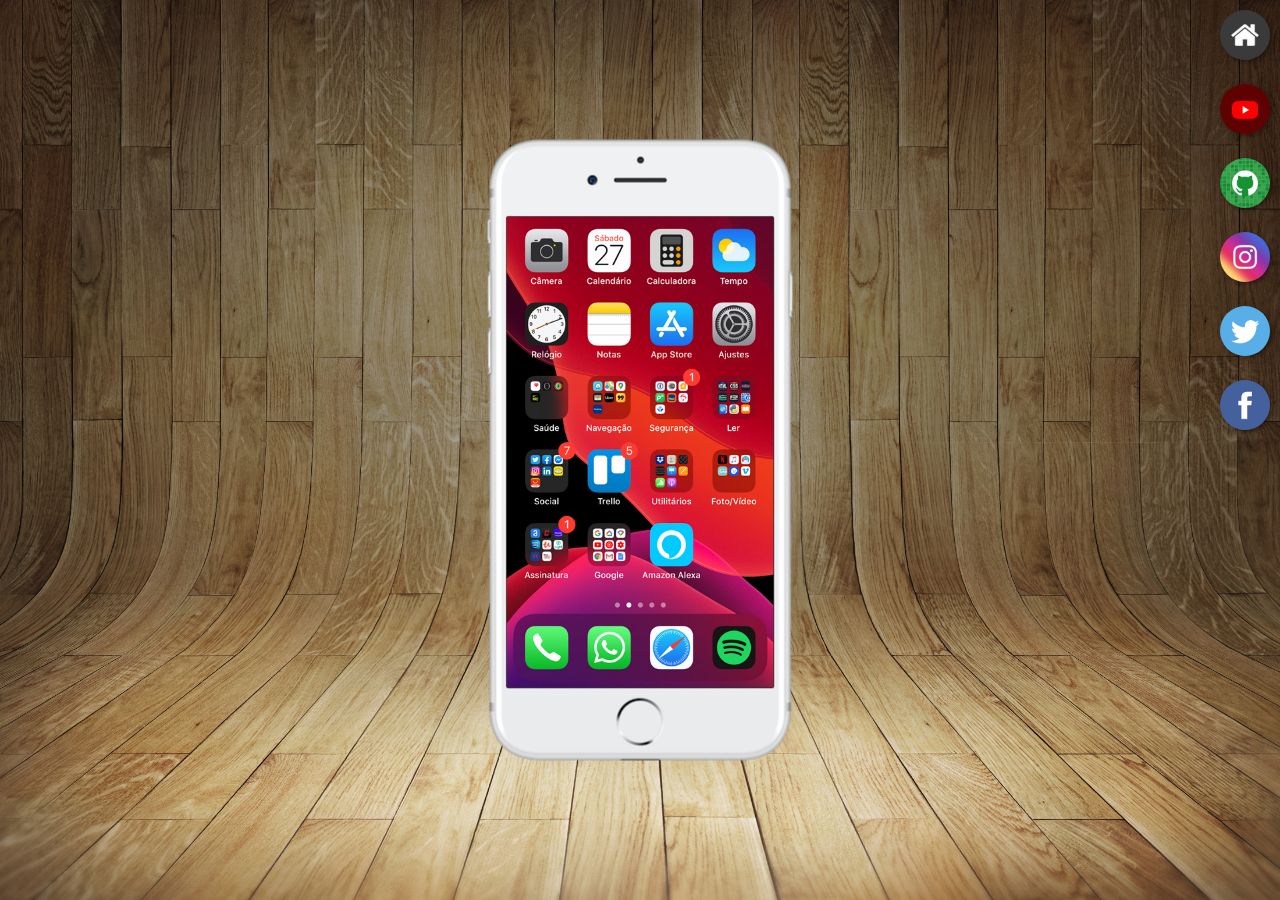
<file: index.html>
<!DOCTYPE html>
<html lang="pt-br">
<head>
    <meta charset="UTF-8">
    <meta http-equiv="X-UA-Compatible" content="IE=edge">
    <meta name="viewport" content="width=device-width, initial-scale=1.0">
    <link rel="shortcut icon" href="favicon.ico" type="image/x-icon">
    <link rel="stylesheet" href="estilos/style.css">
    <title>Projeto Redes Sociais</title>
</head>
<body>
    <main>
        <section id="telefone">
            <iframe src="./home.html" name="tela" id="tela" frameborder="0">
                Seu navegador não é compatível com isso.
            </iframe>
        </section>
        <section id="redes-sociais">
            <a href="home.html" target="tela"><img src="imagens/logo-home.jpg" alt="home"></a>
            <a href="youtube.html" target="tela"><img src="imagens/logo-youtube.jpg" alt="Youtube"></a>
            <a href="github.html" target="tela"><img src="imagens/logo-github.jpg" alt="GitHub"></a>
            <a href="instagram.html" target="tela"><img src="imagens/logo-instagram.jpg" alt="Instagram"></a>
            <a href="twitter.html" target="tela"><img src="imagens/logo-twitter.jpg" alt="Twitter"></a>
            <a href="facebook.html" target="tela"><img src="imagens/logo-facebook.jpg" alt="Facebook"></a>
        </section>
    </main>
</body>
</html>
</file>
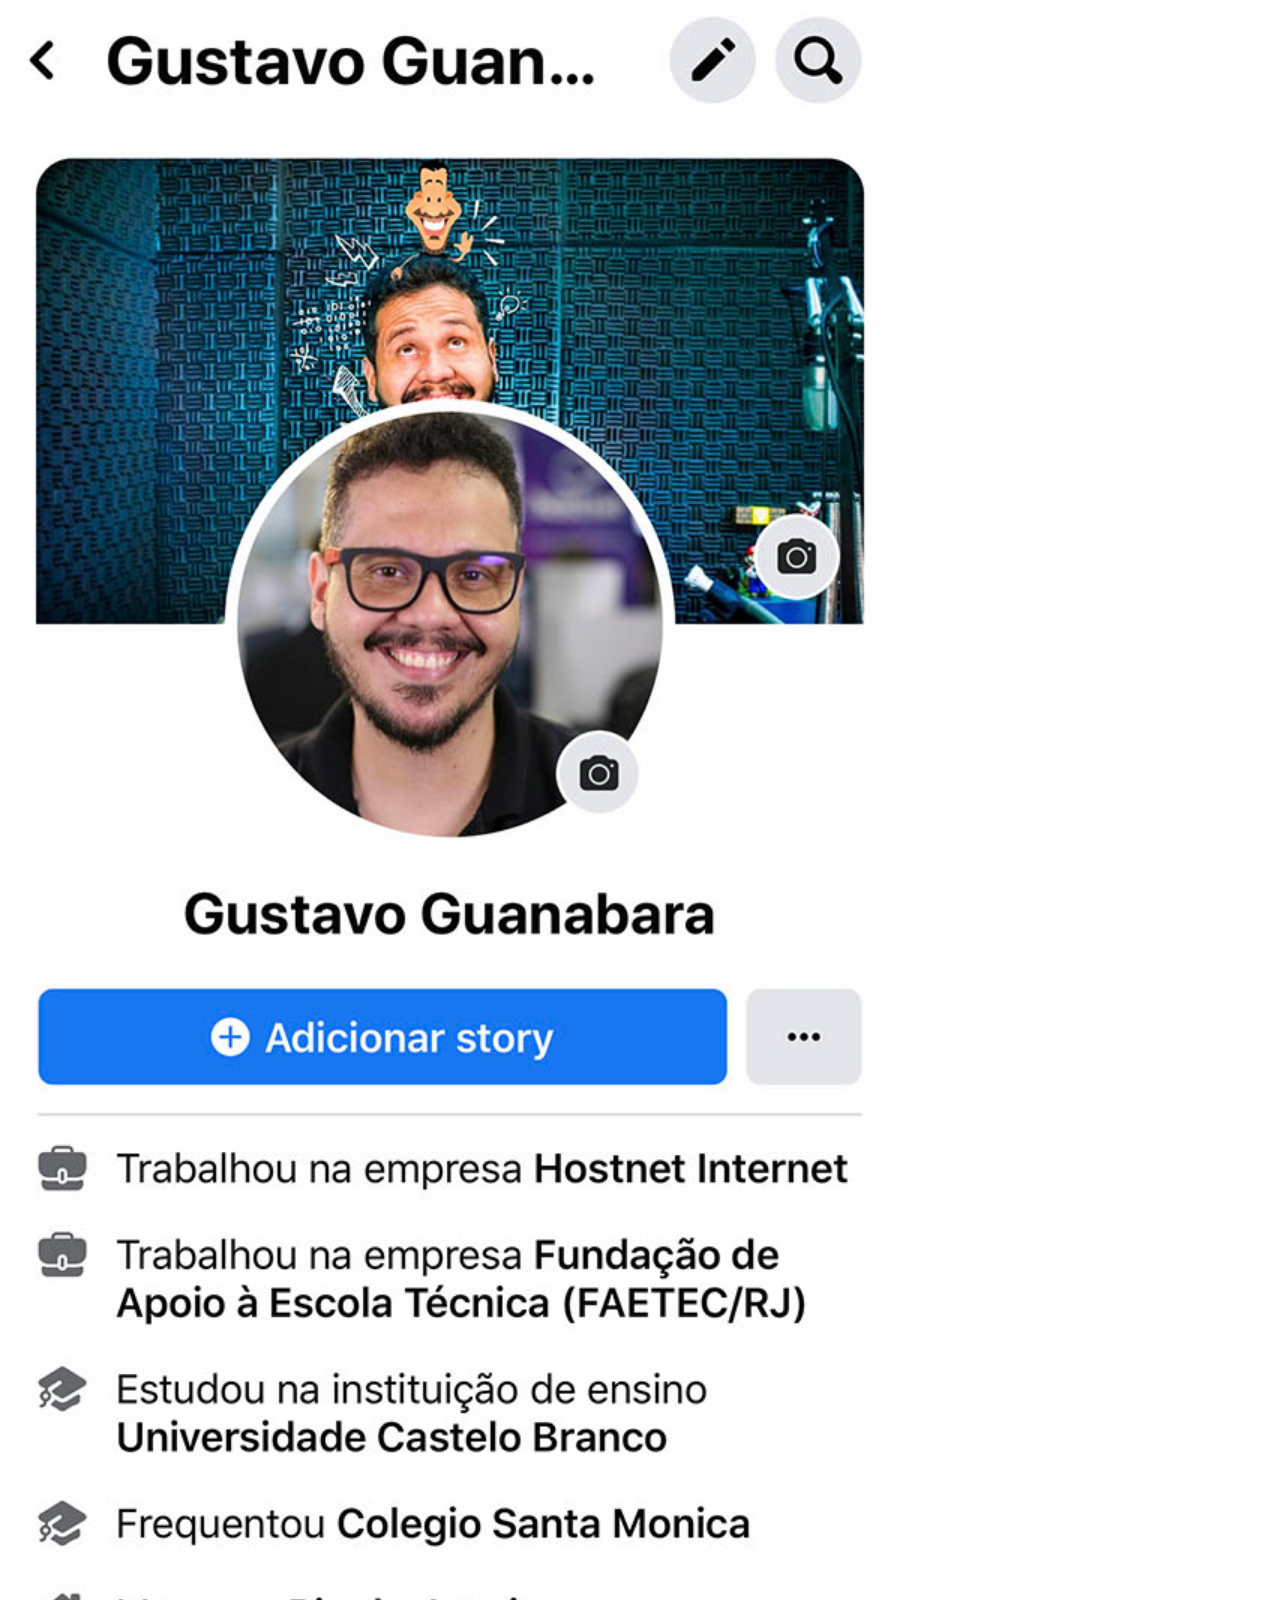
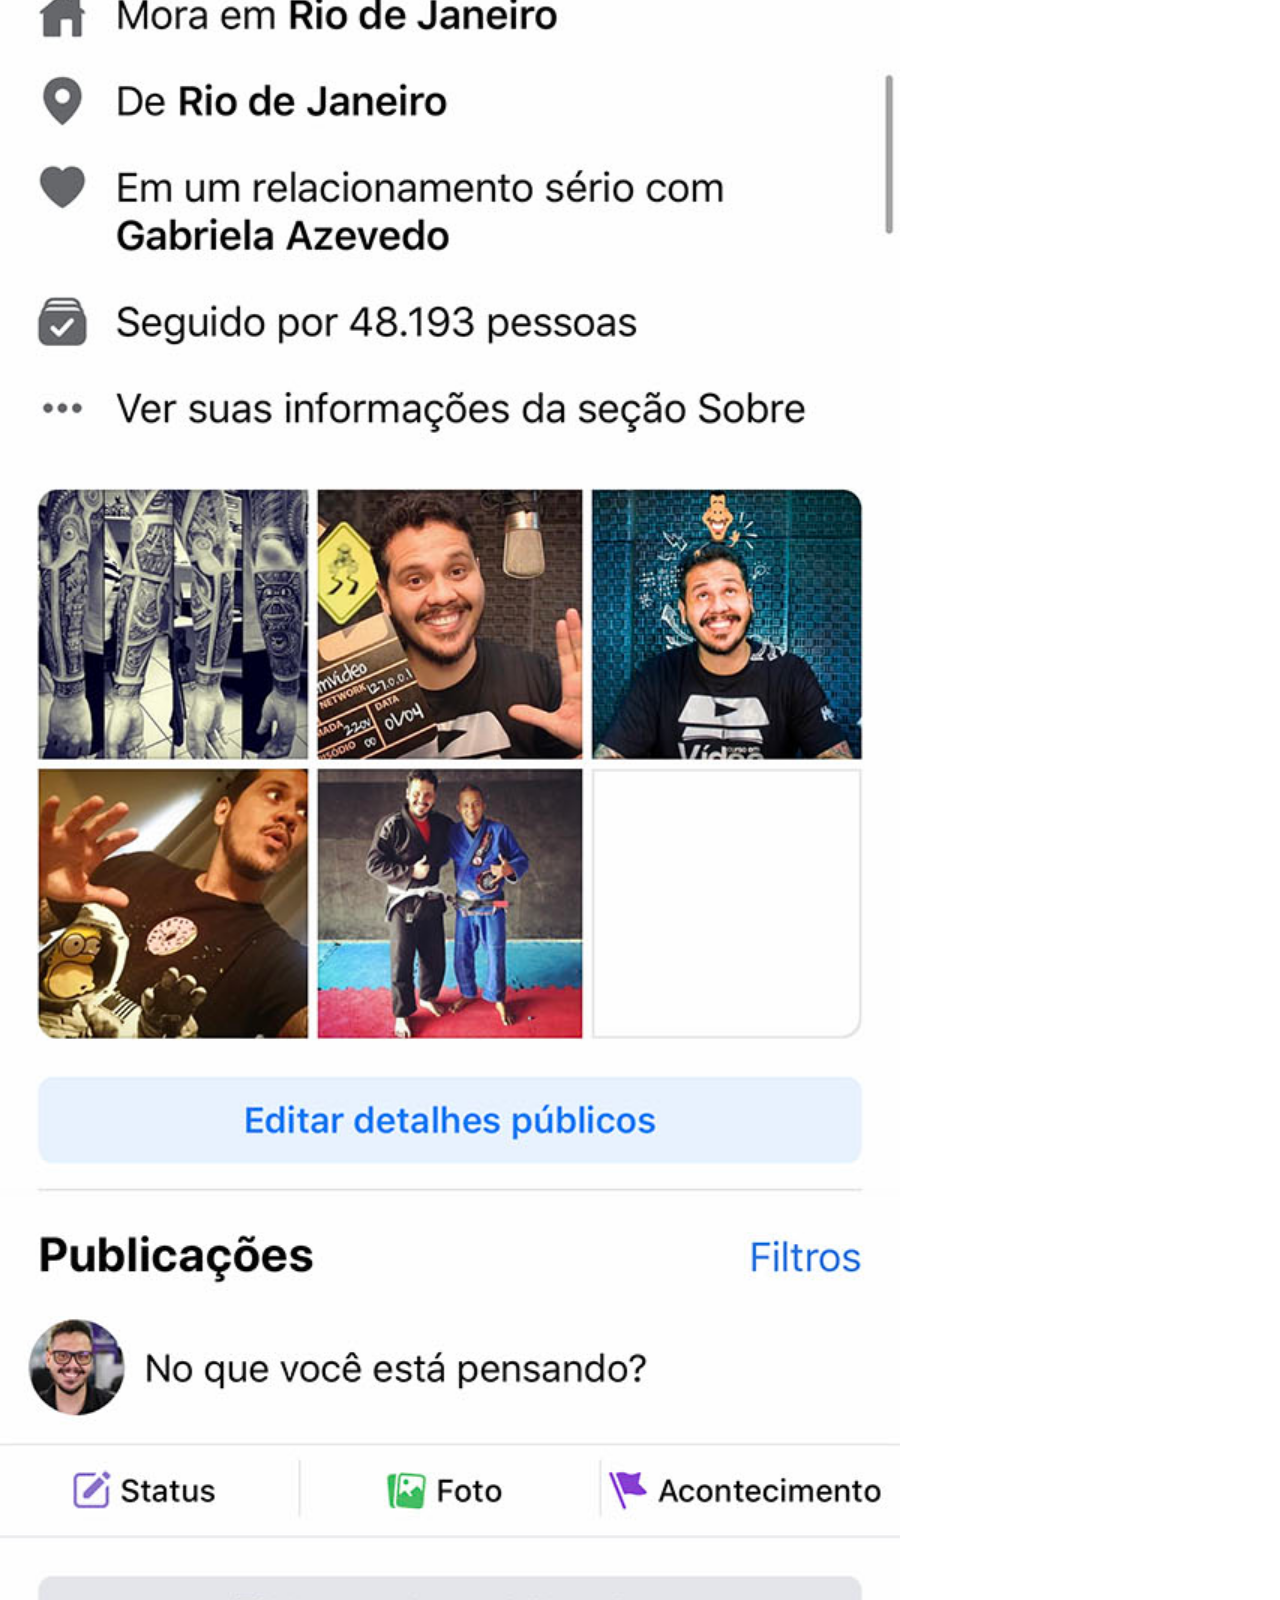
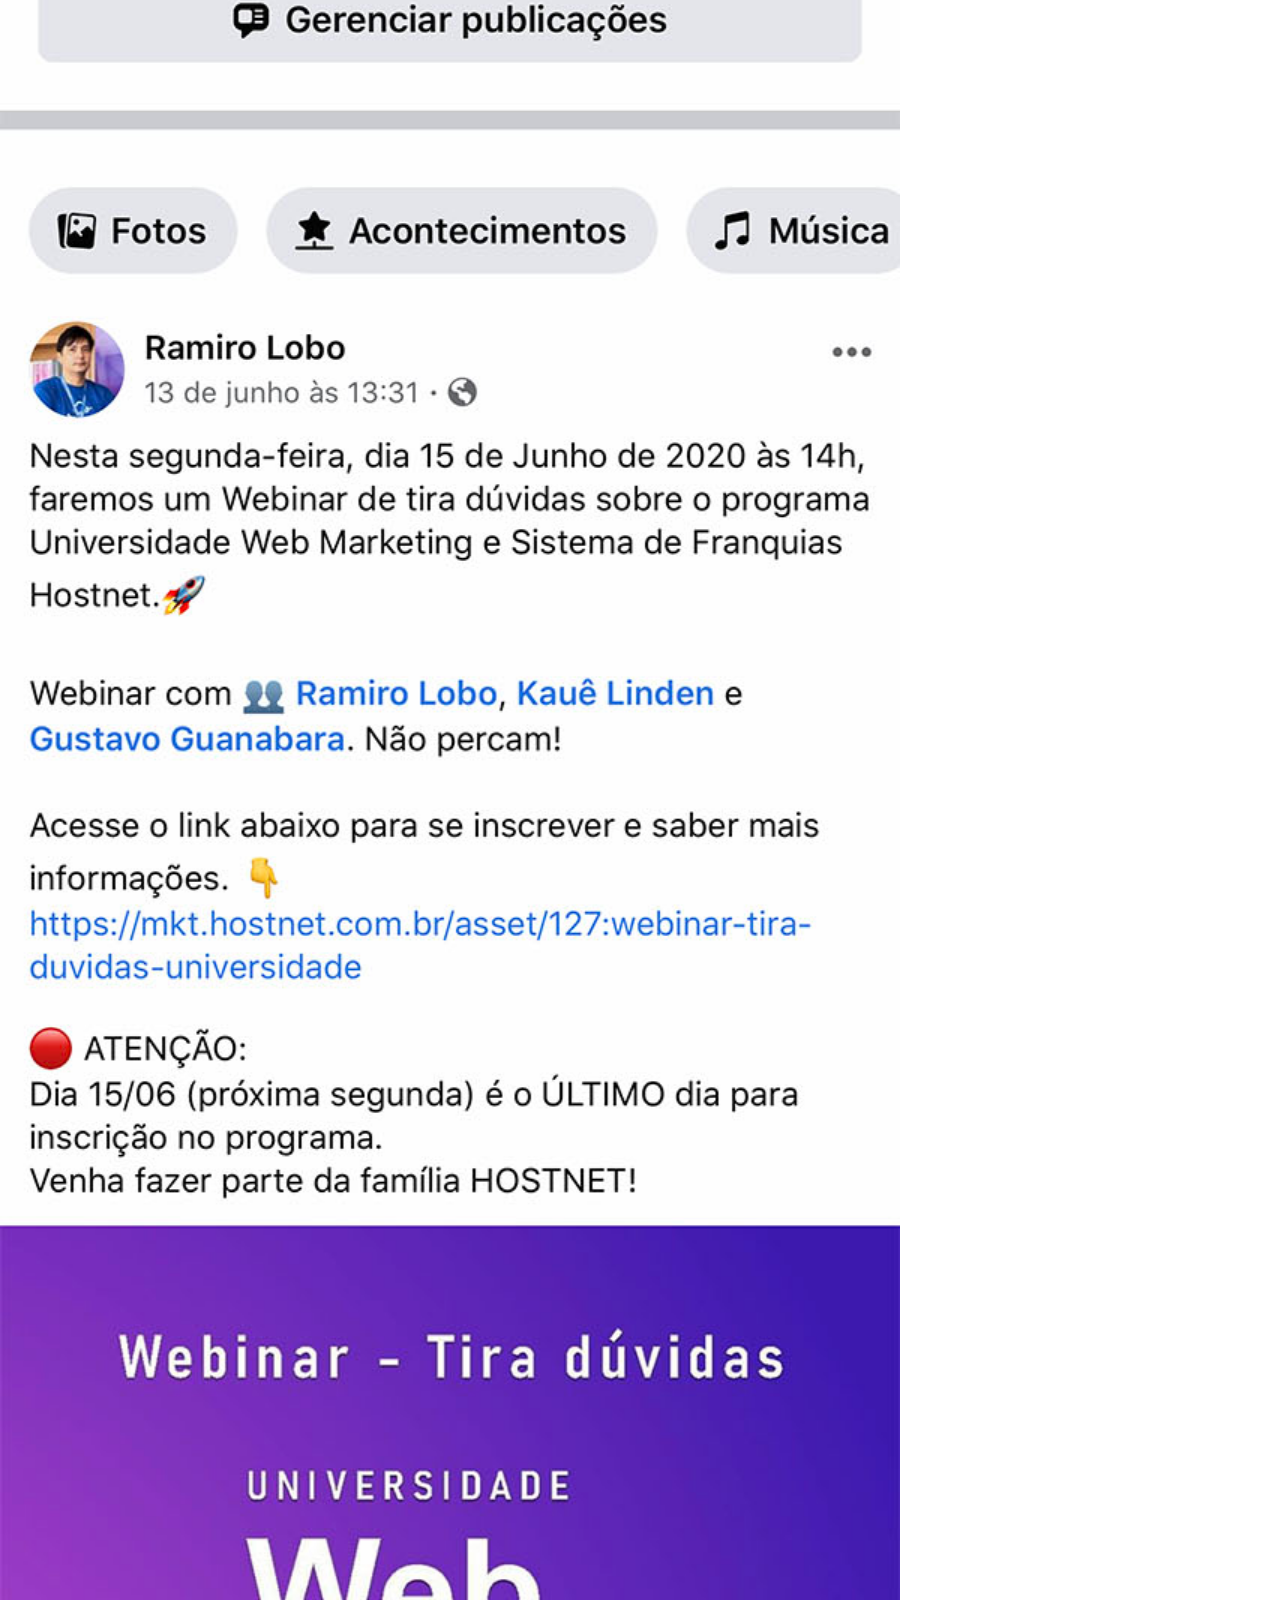
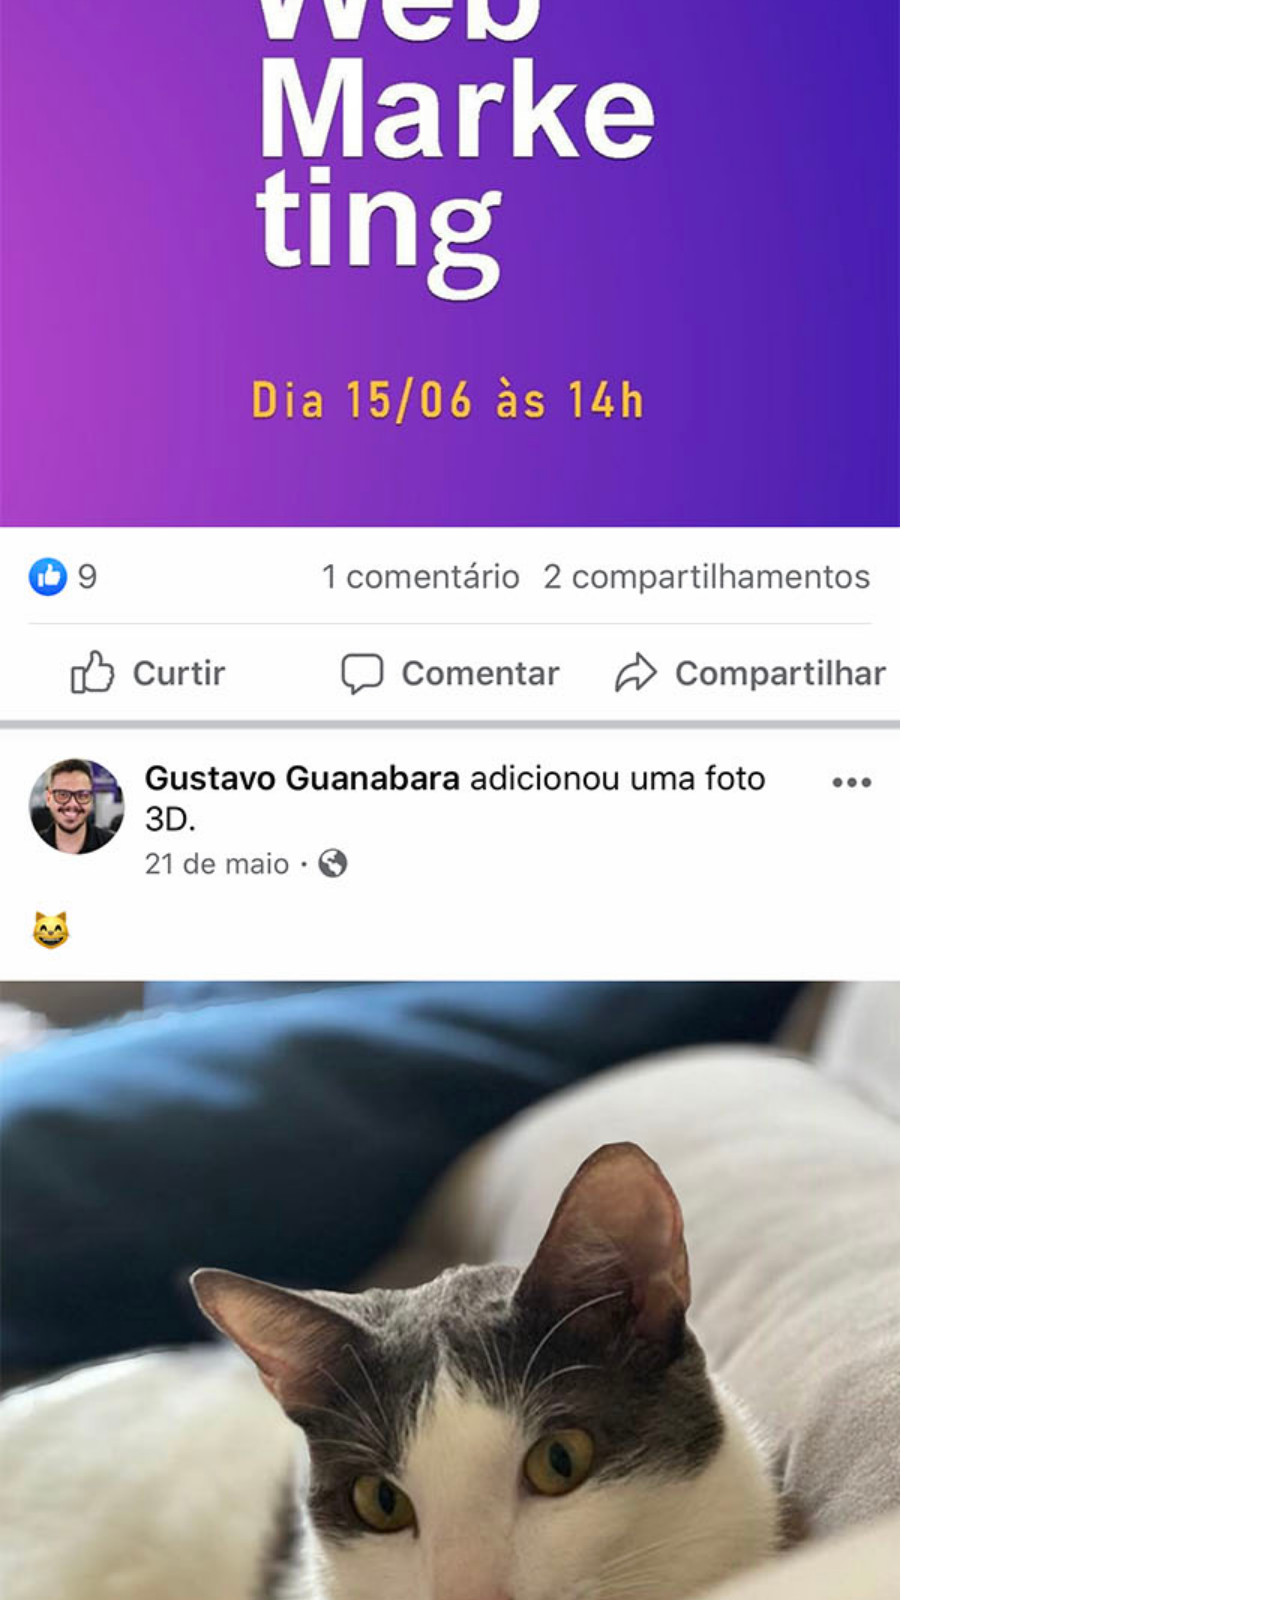
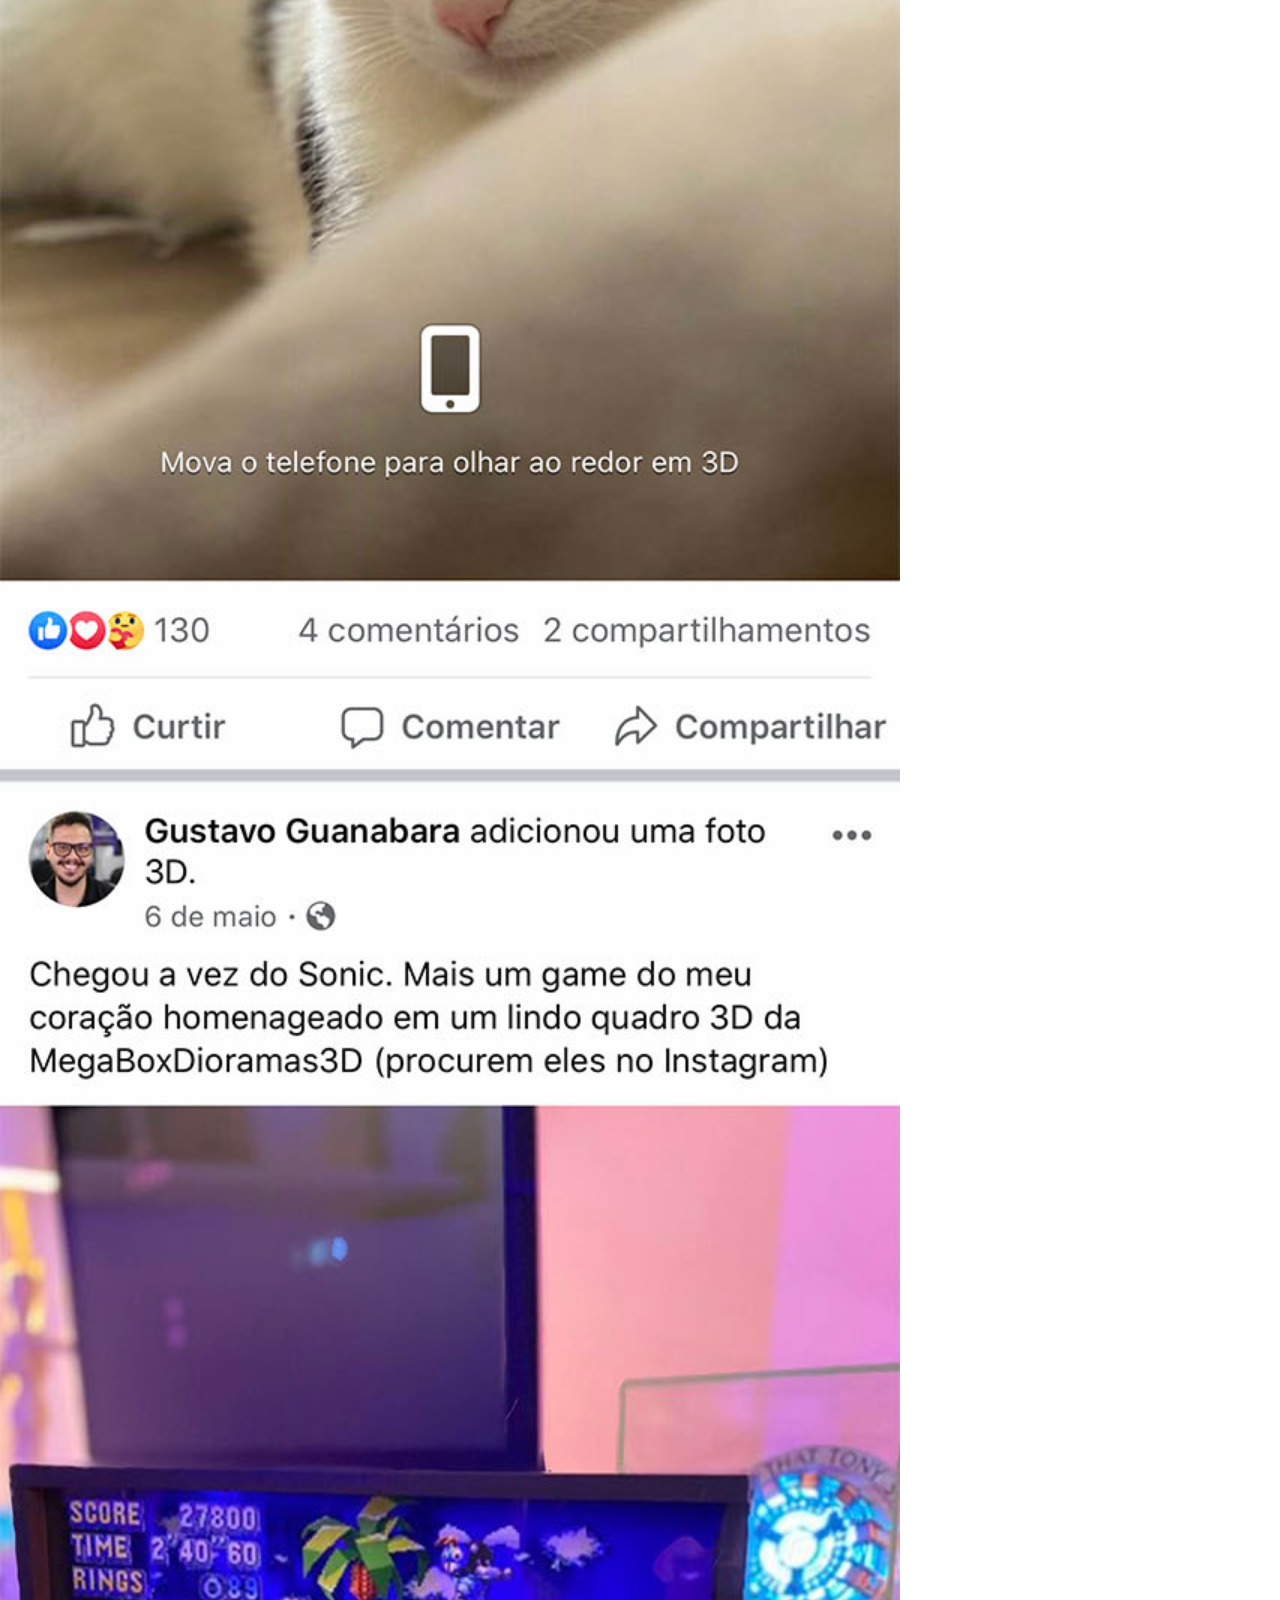
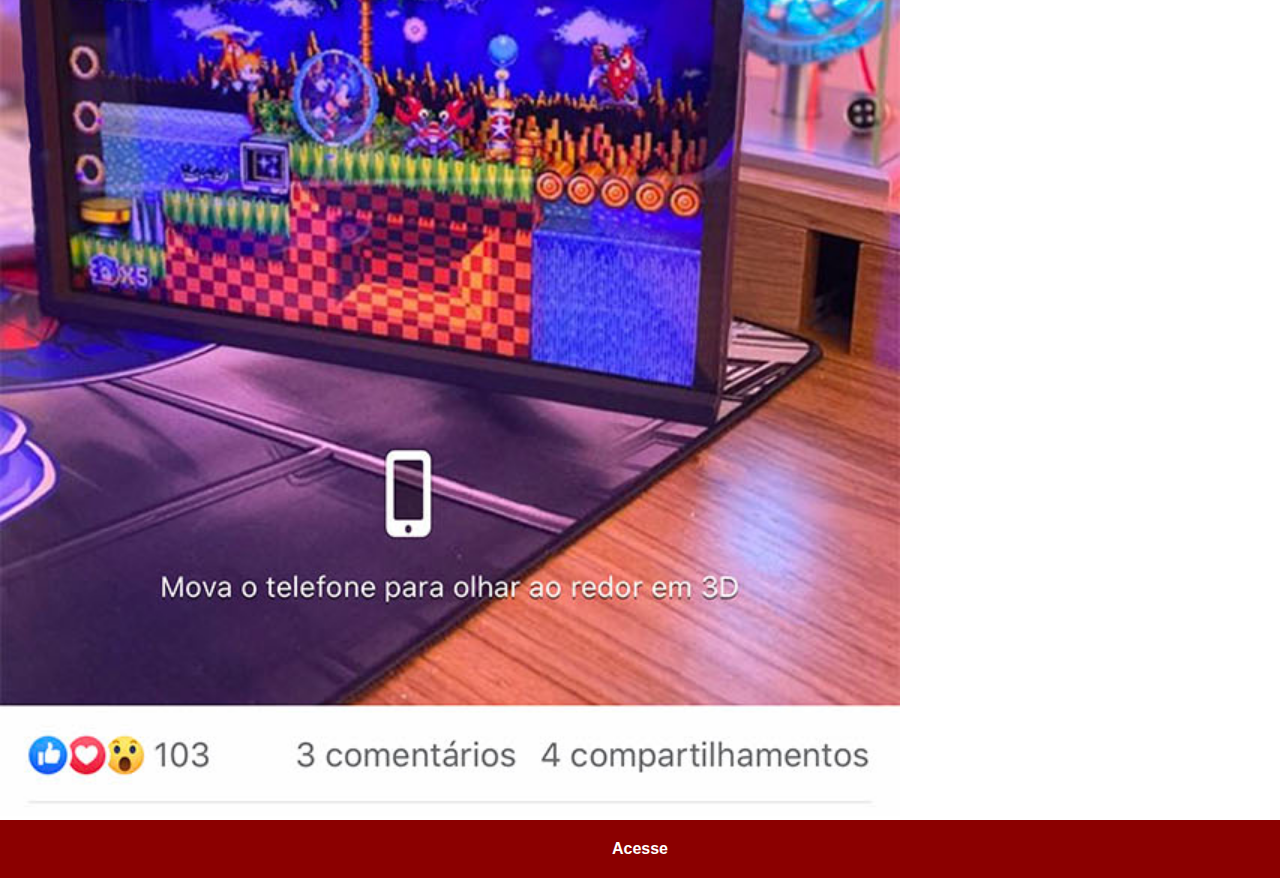
<file: facebook.html>
<!DOCTYPE html>
<html lang="pt-br">
<head>
    <meta charset="UTF-8">
    <meta http-equiv="X-UA-Compatible" content="IE=edge">
    <meta name="viewport" content="width=device-width, initial-scale=1.0">
    <title>Facebook</title>
    <link rel="stylesheet" href="estilos/social.css">
</head>
<body>
    <img src="imagens/tela-facebook.jpg" alt="Facebook">
    <a href="https://www.facebook.com/gustavoguanabara" target="_blank">Acesse</a>
</body>
</html>
</file>
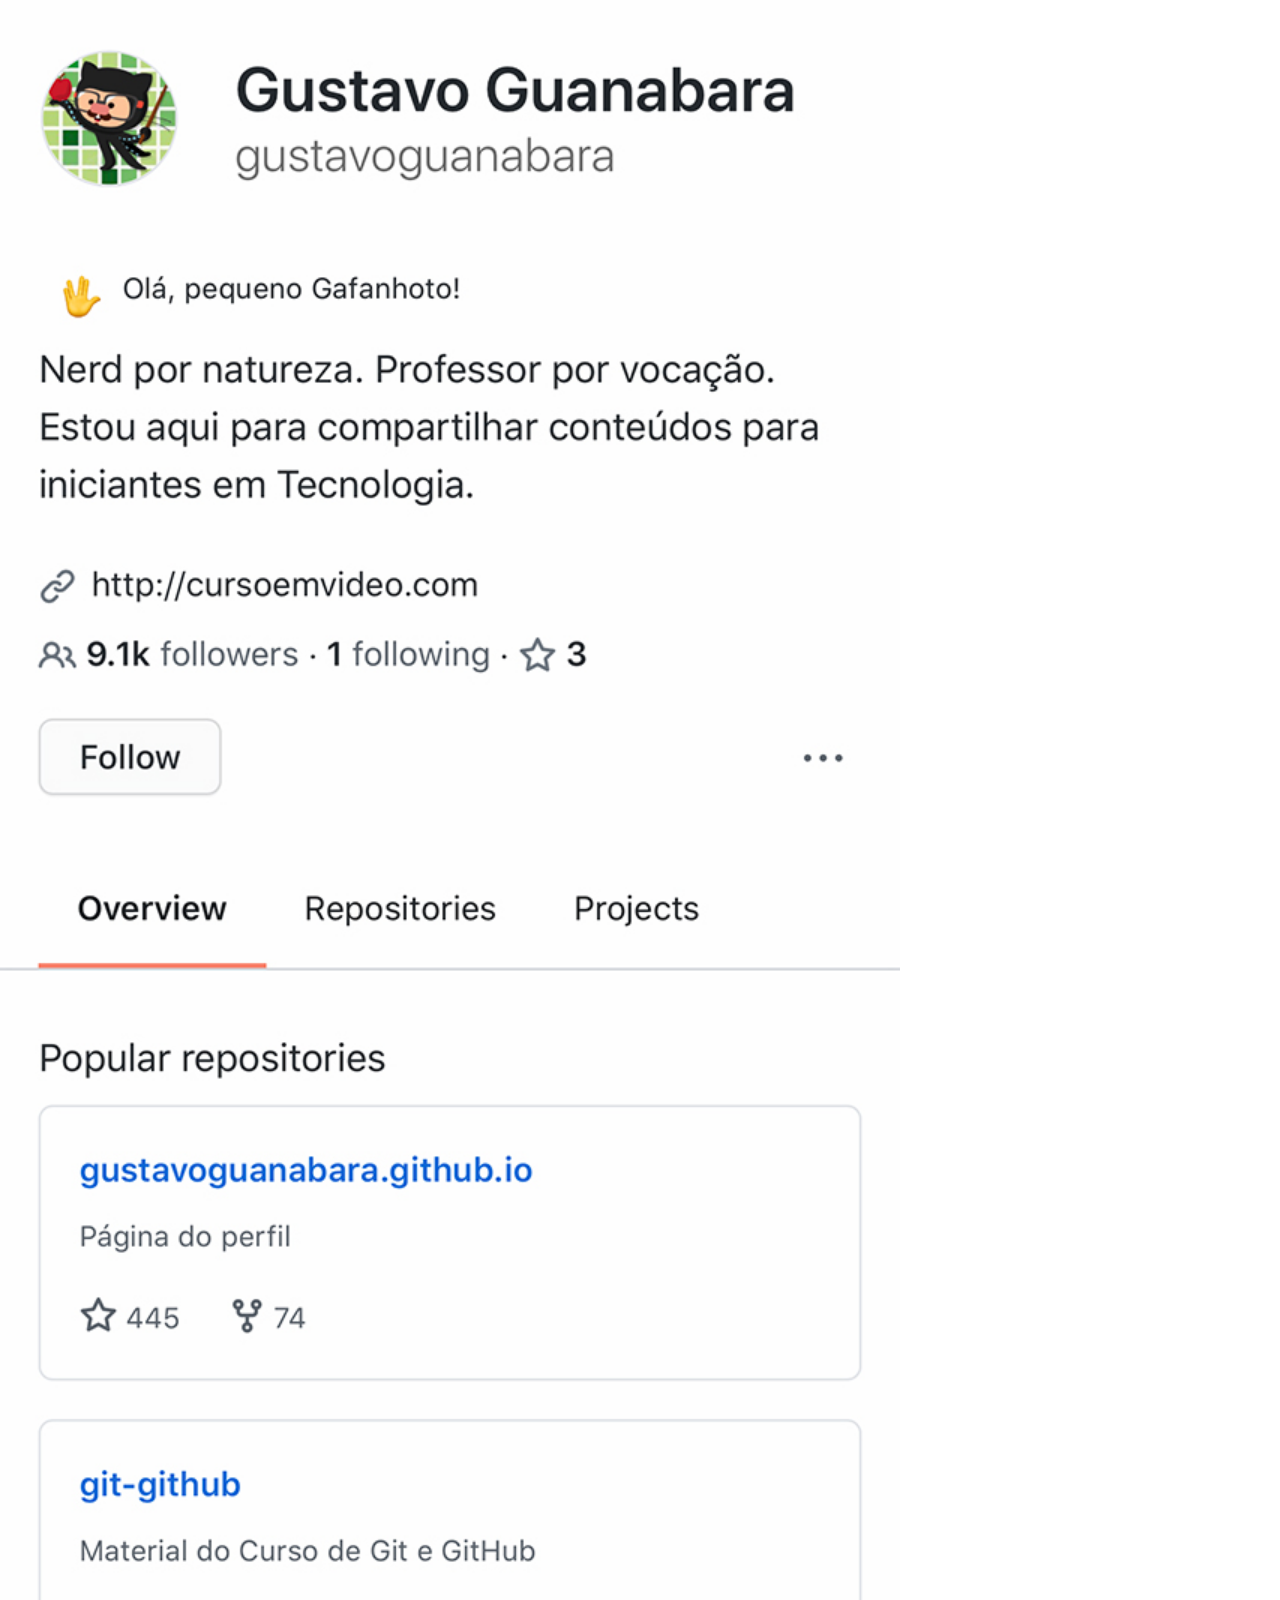
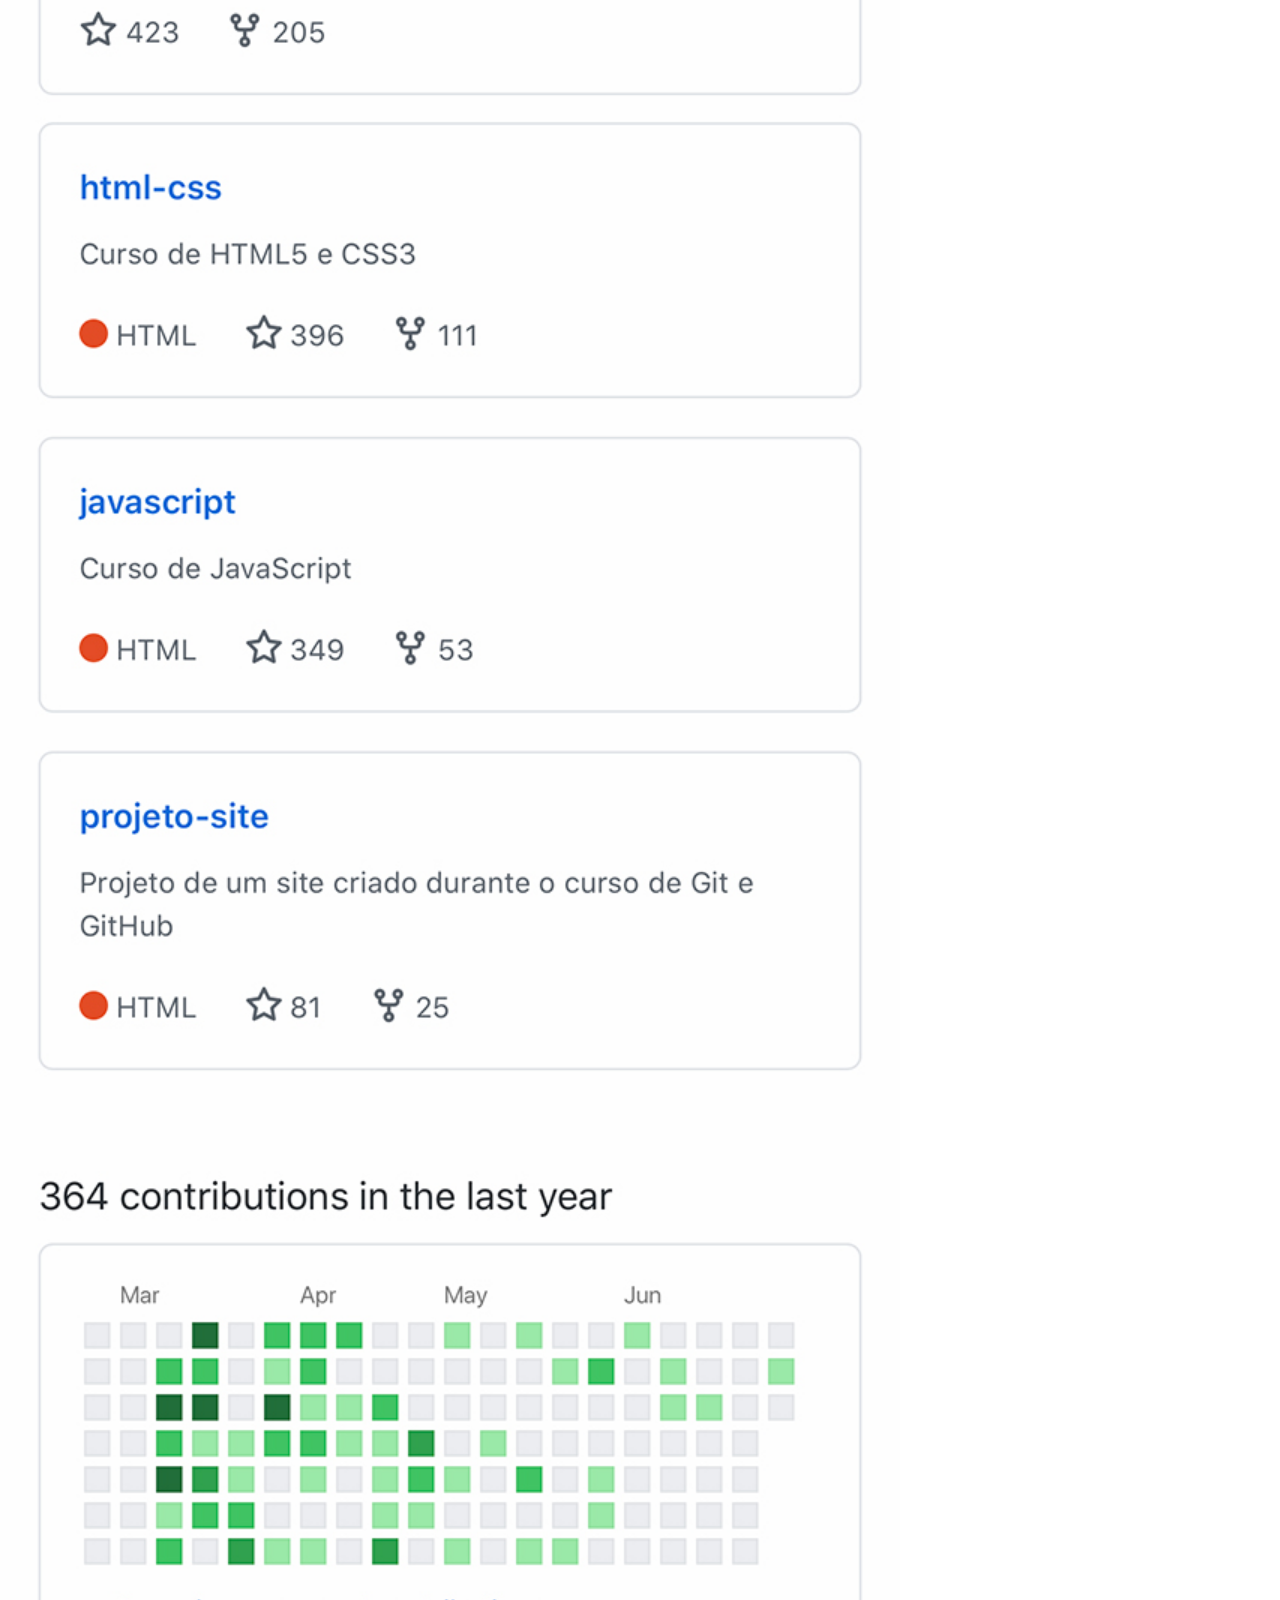
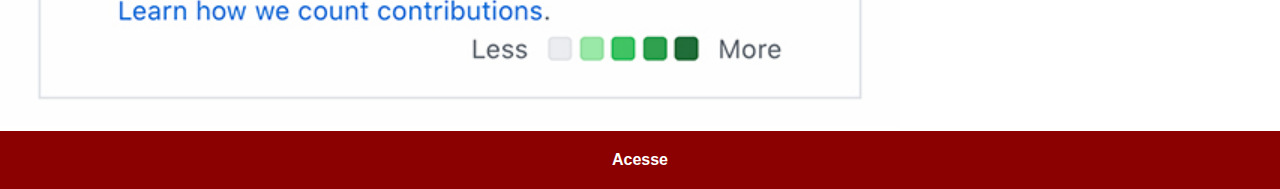
<file: github.html>
<!DOCTYPE html>
<html lang="pt-br">
<head>
    <meta charset="UTF-8">
    <meta http-equiv="X-UA-Compatible" content="IE=edge">
    <meta name="viewport" content="width=device-width, initial-scale=1.0">
    <title>GitHub</title>
    <link rel="stylesheet" href="estilos/social.css">
</head>
<body>
    <img src="imagens/tela-github.jpg" alt="GitHub">
    <a href="https://github.com/gustavoguanabara" target="_blank">Acesse</a>
</body>
</html>
</file>
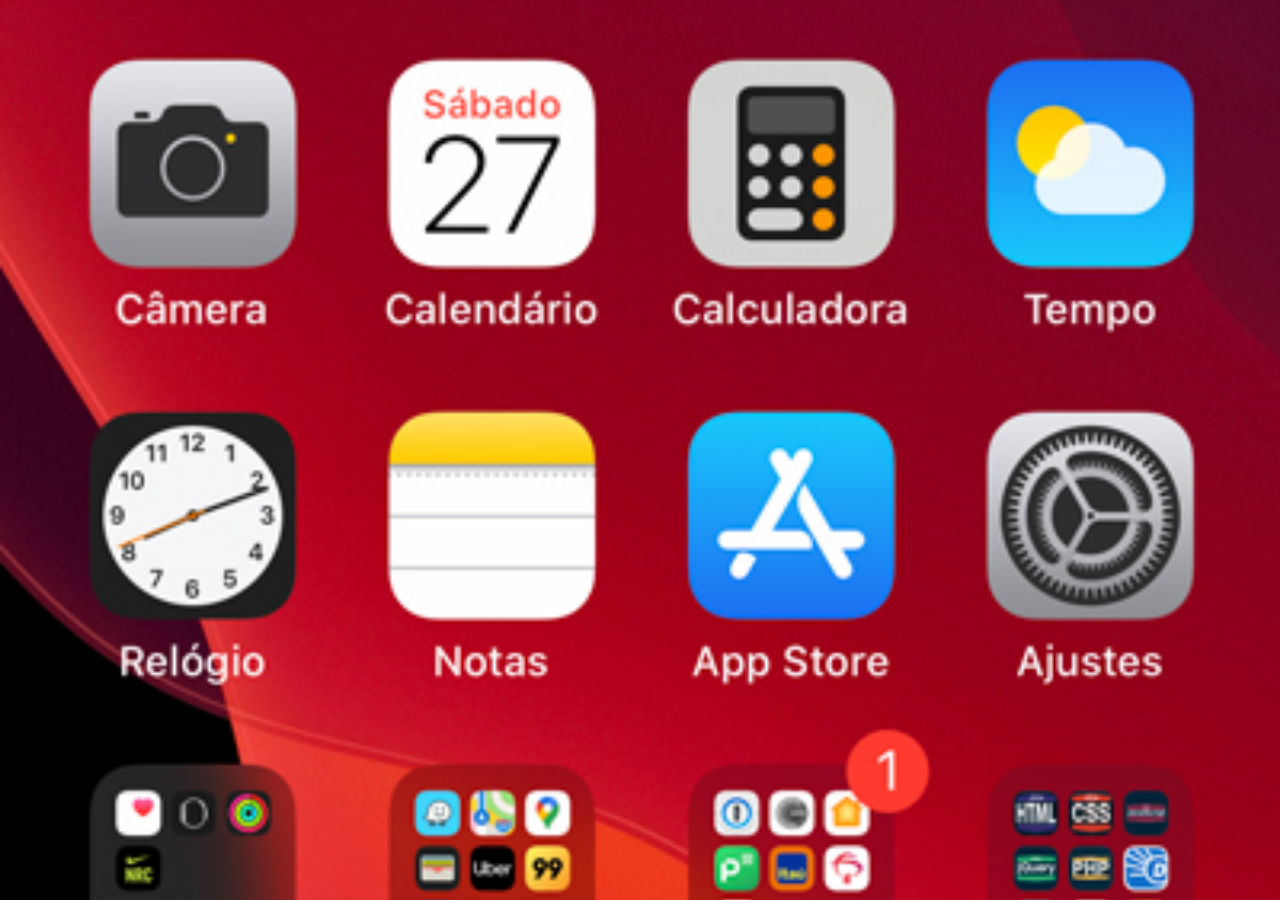
<file: home.html>
<!DOCTYPE html>
<html lang="pt-br">
<head>
    <meta charset="UTF-8">
    <meta http-equiv="X-UA-Compatible" content="IE=edge">
    <meta name="viewport" content="width=device-width, initial-scale=1.0">
    <title>Home</title>
</head>
<style>
    * {
        margin: 0px;
        padding: 0px;
    }

    body {
        width: 100vw;
        height: 100vh;
        background: black url('imagens/tela-home.jpg') no-repeat top center;
        background-size: cover;
    }
</style>
<body>
    
</body>
</html>
</file>
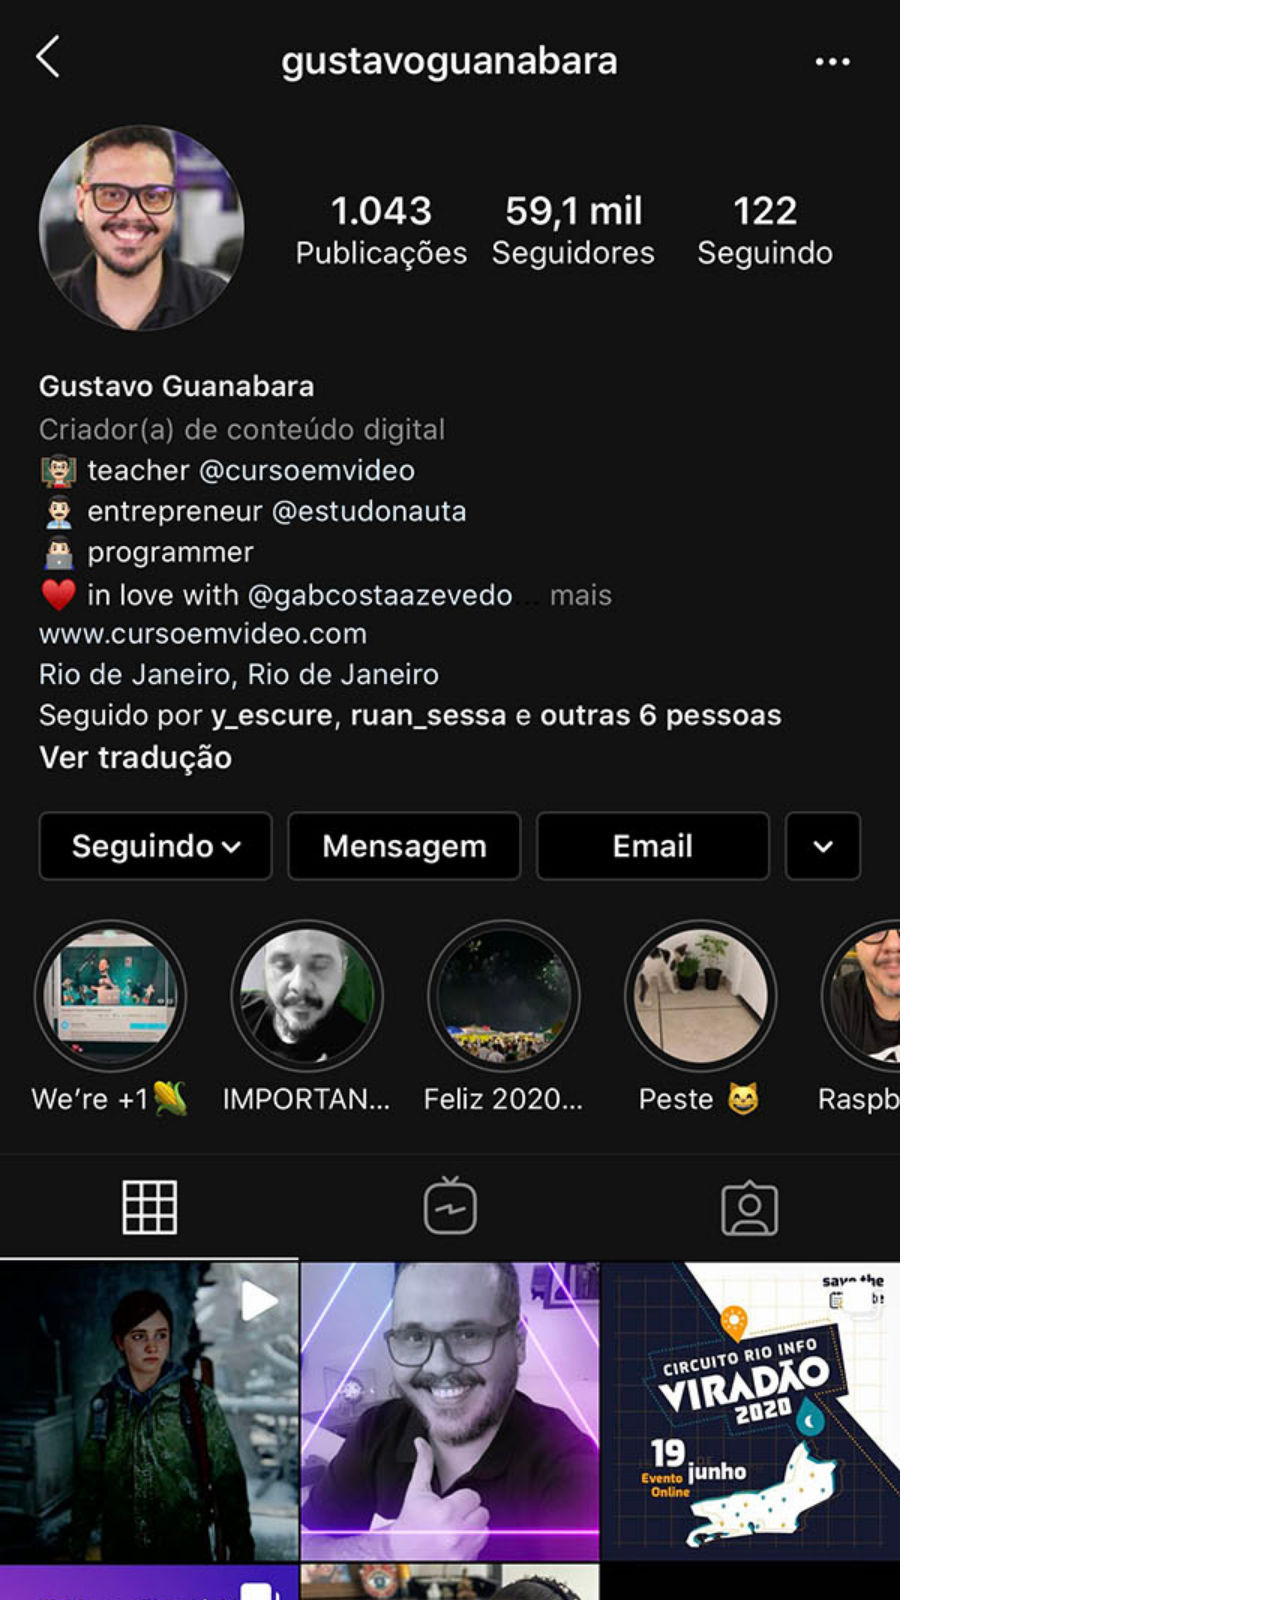
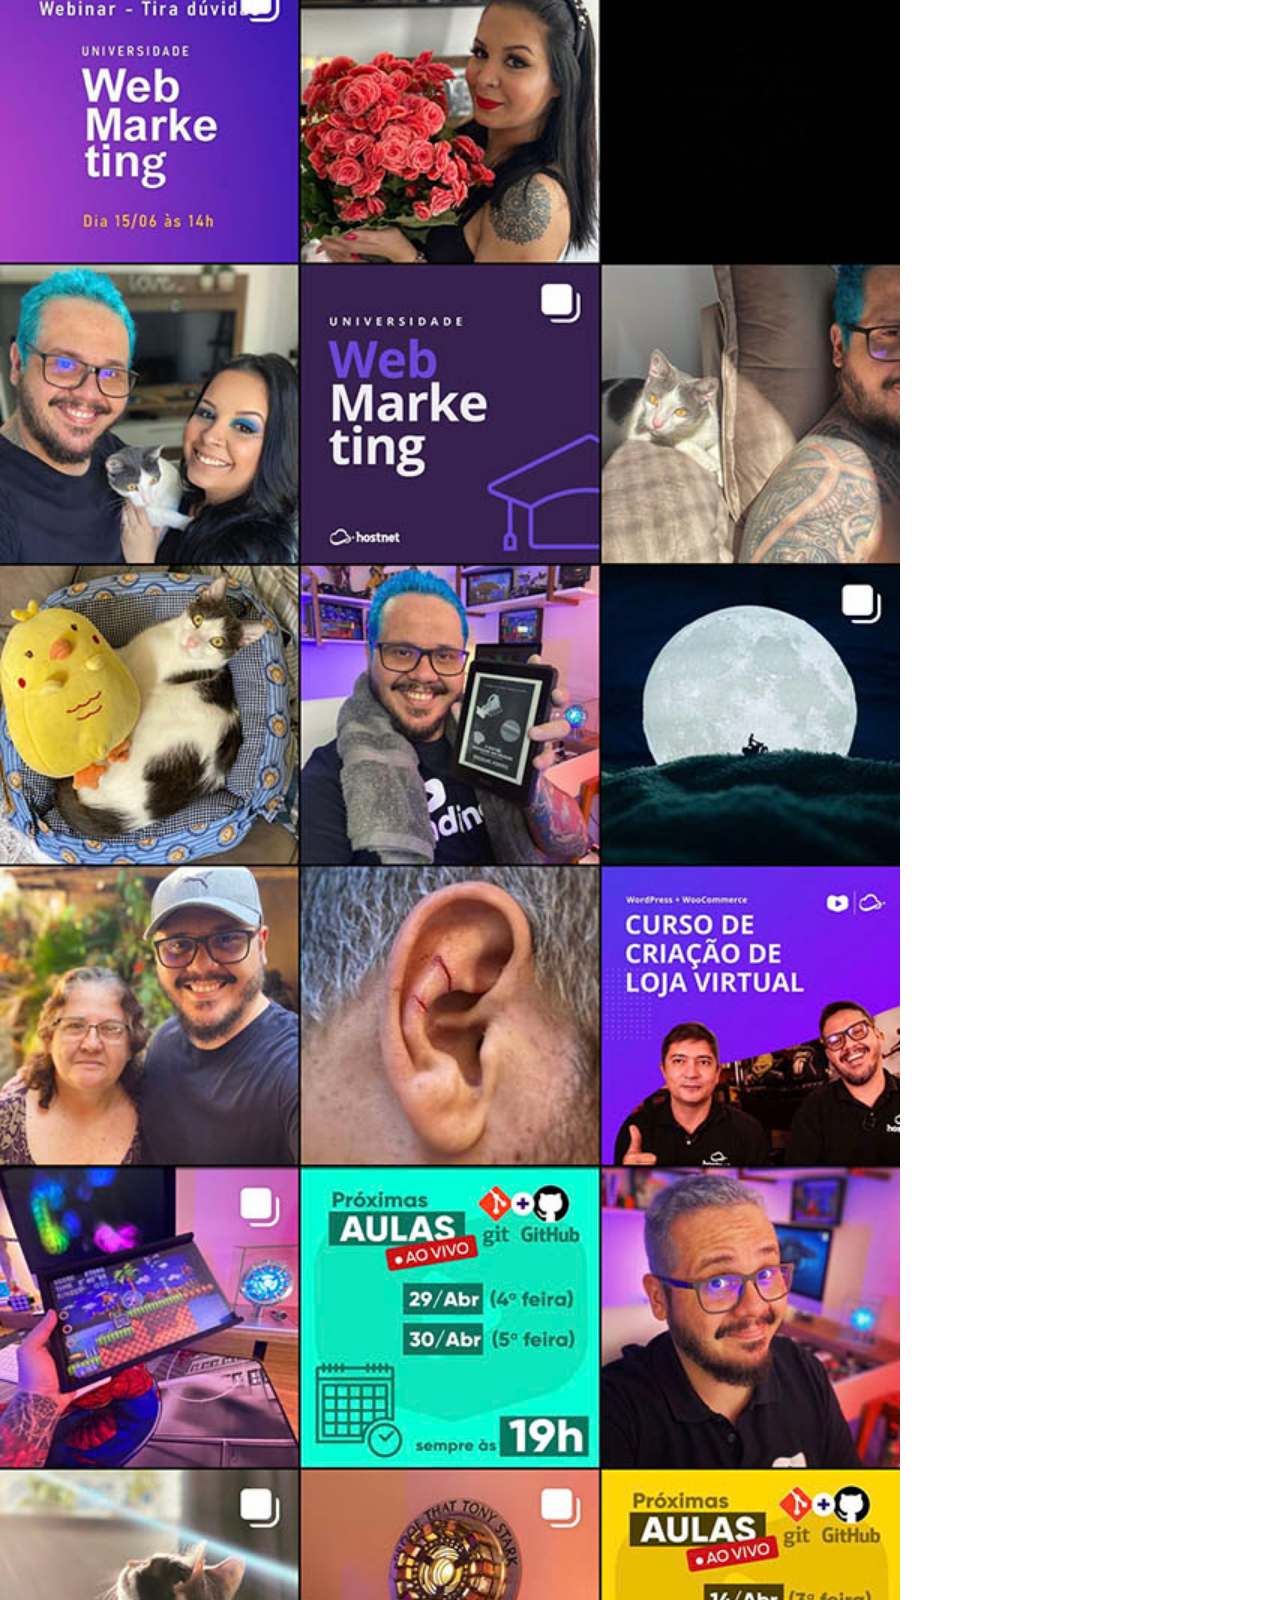
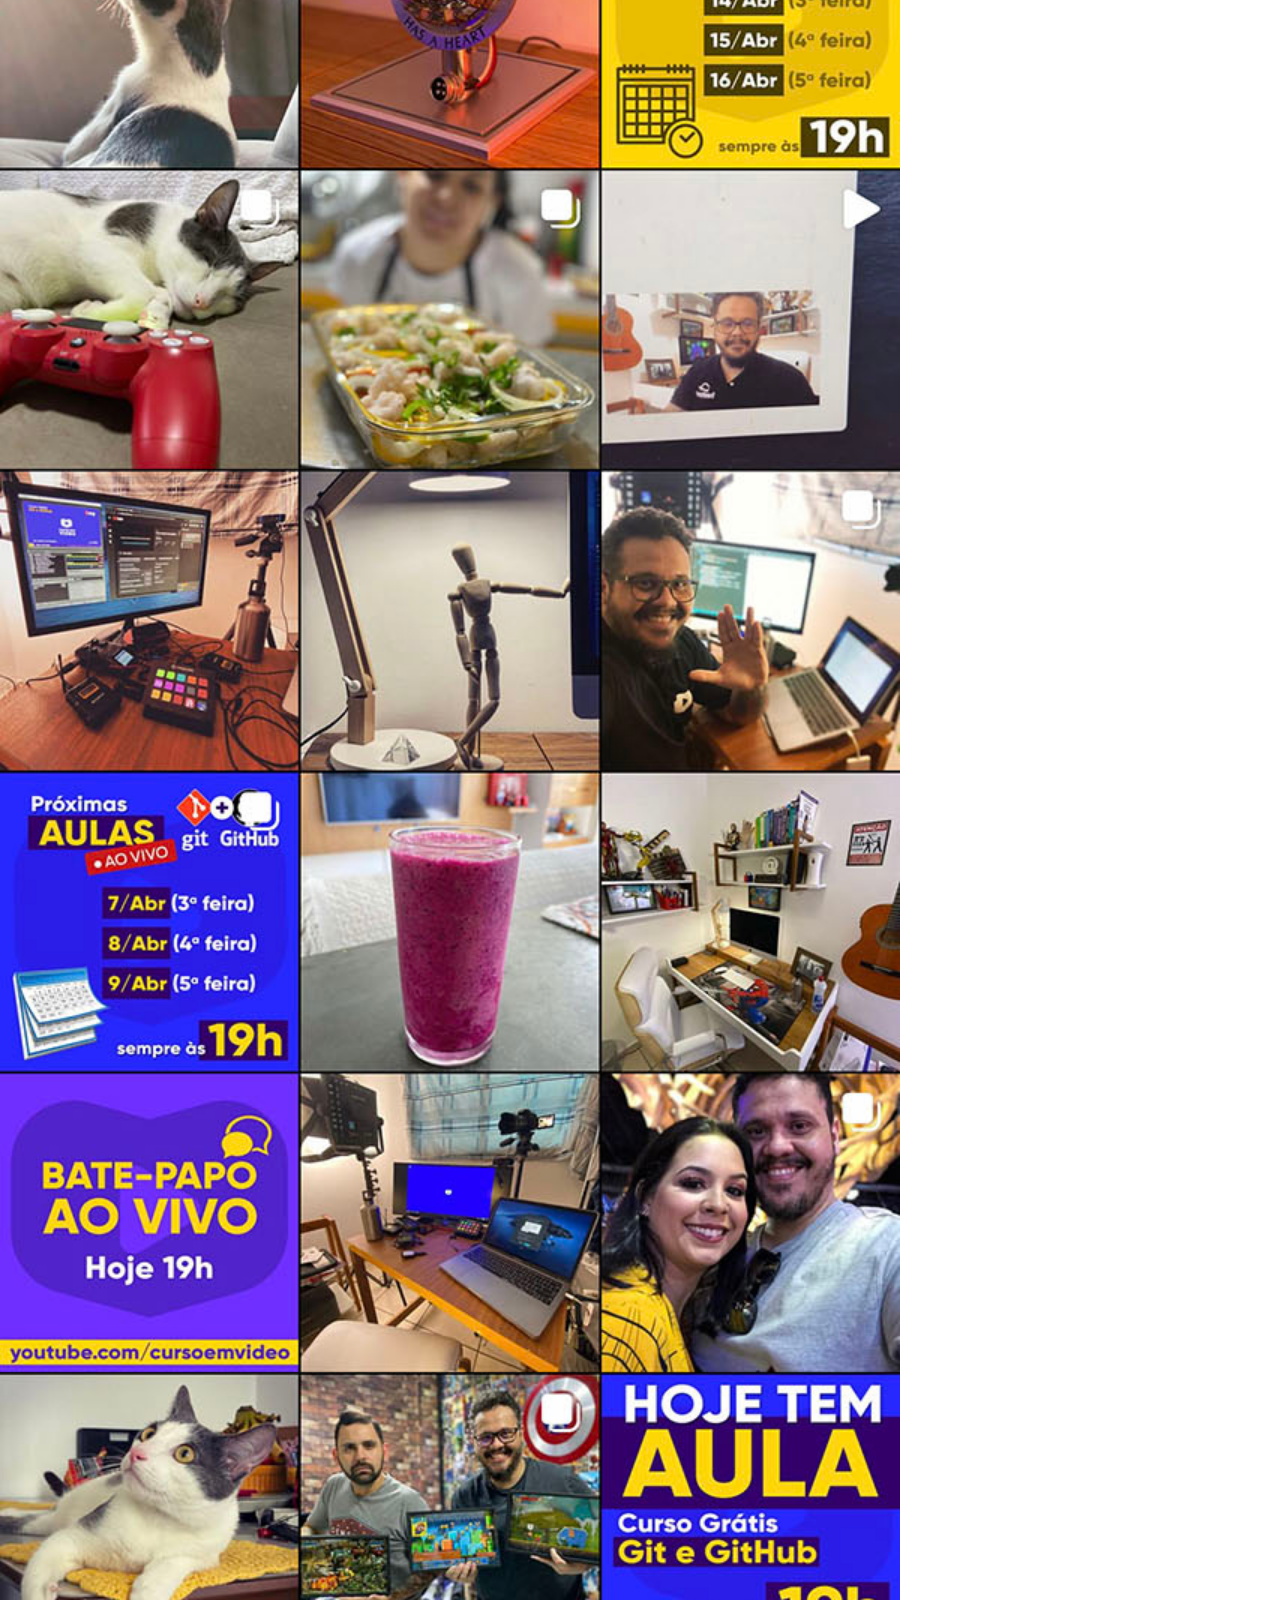
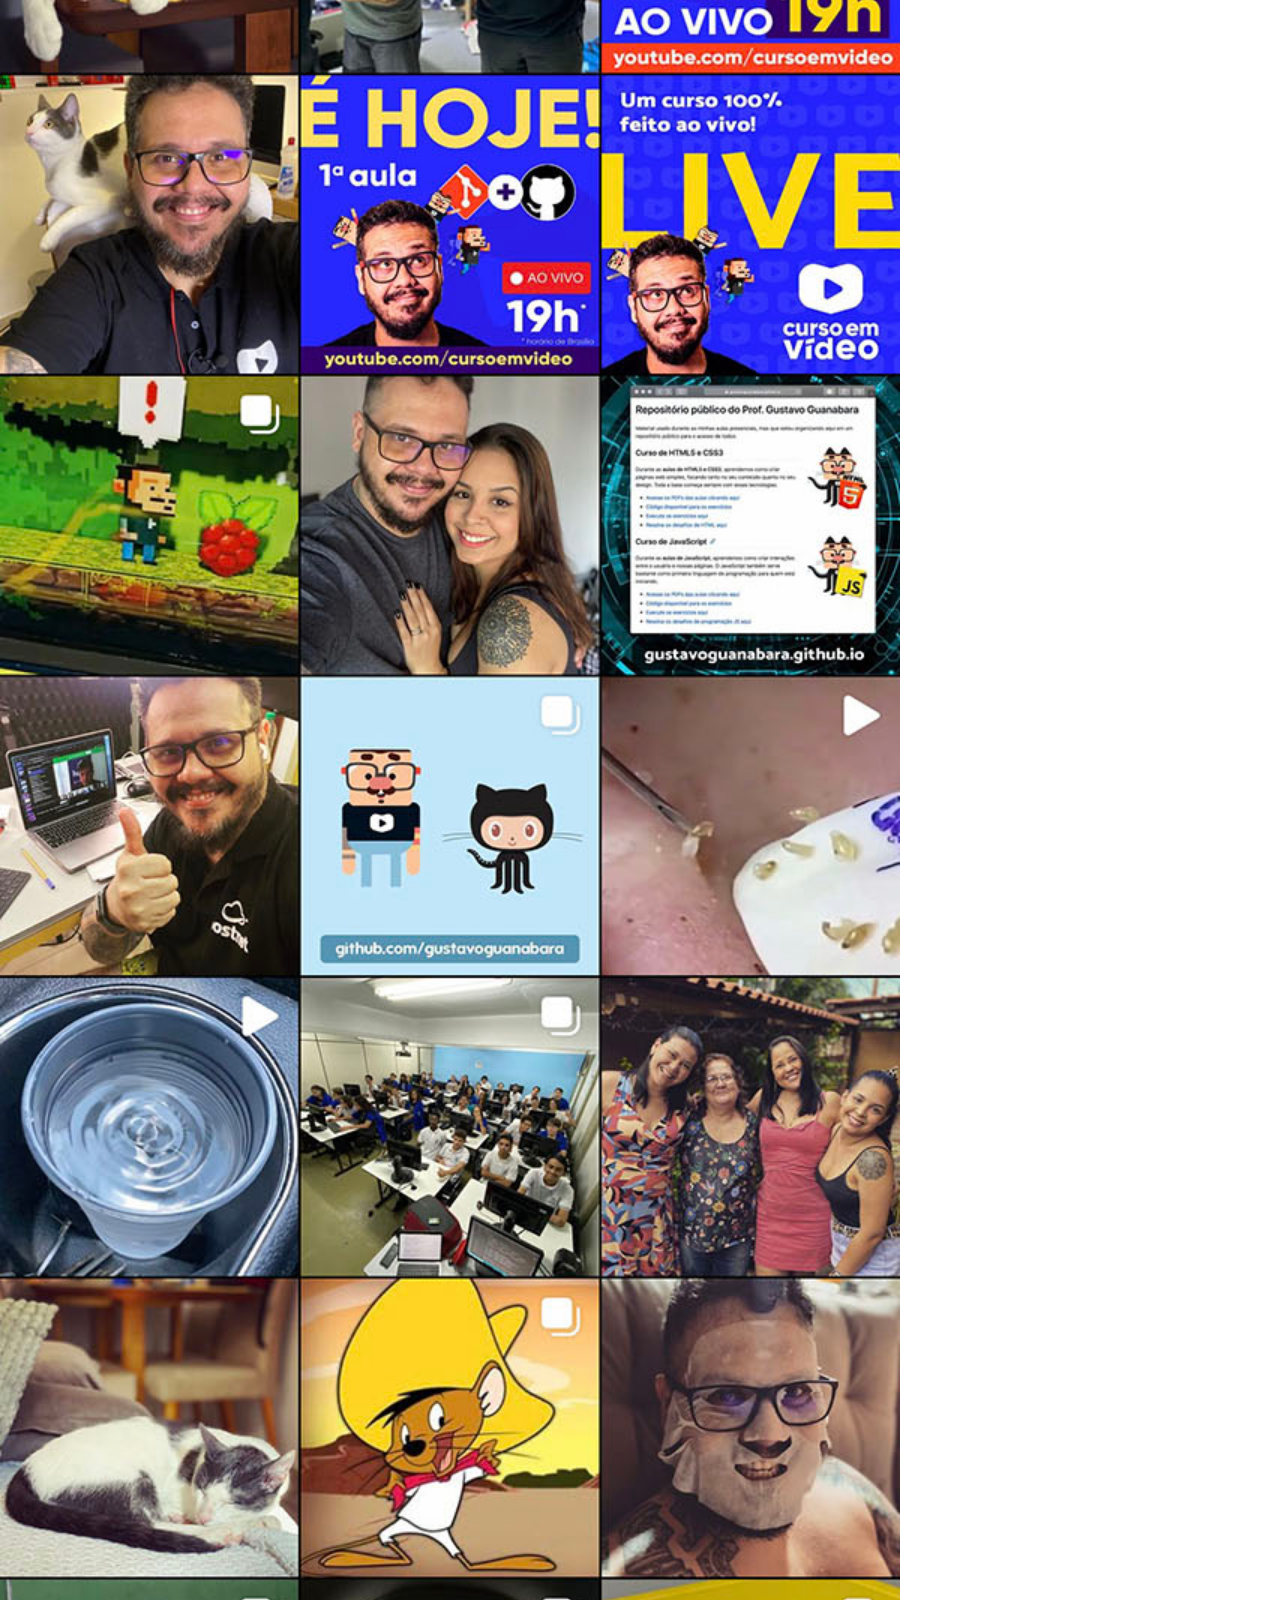
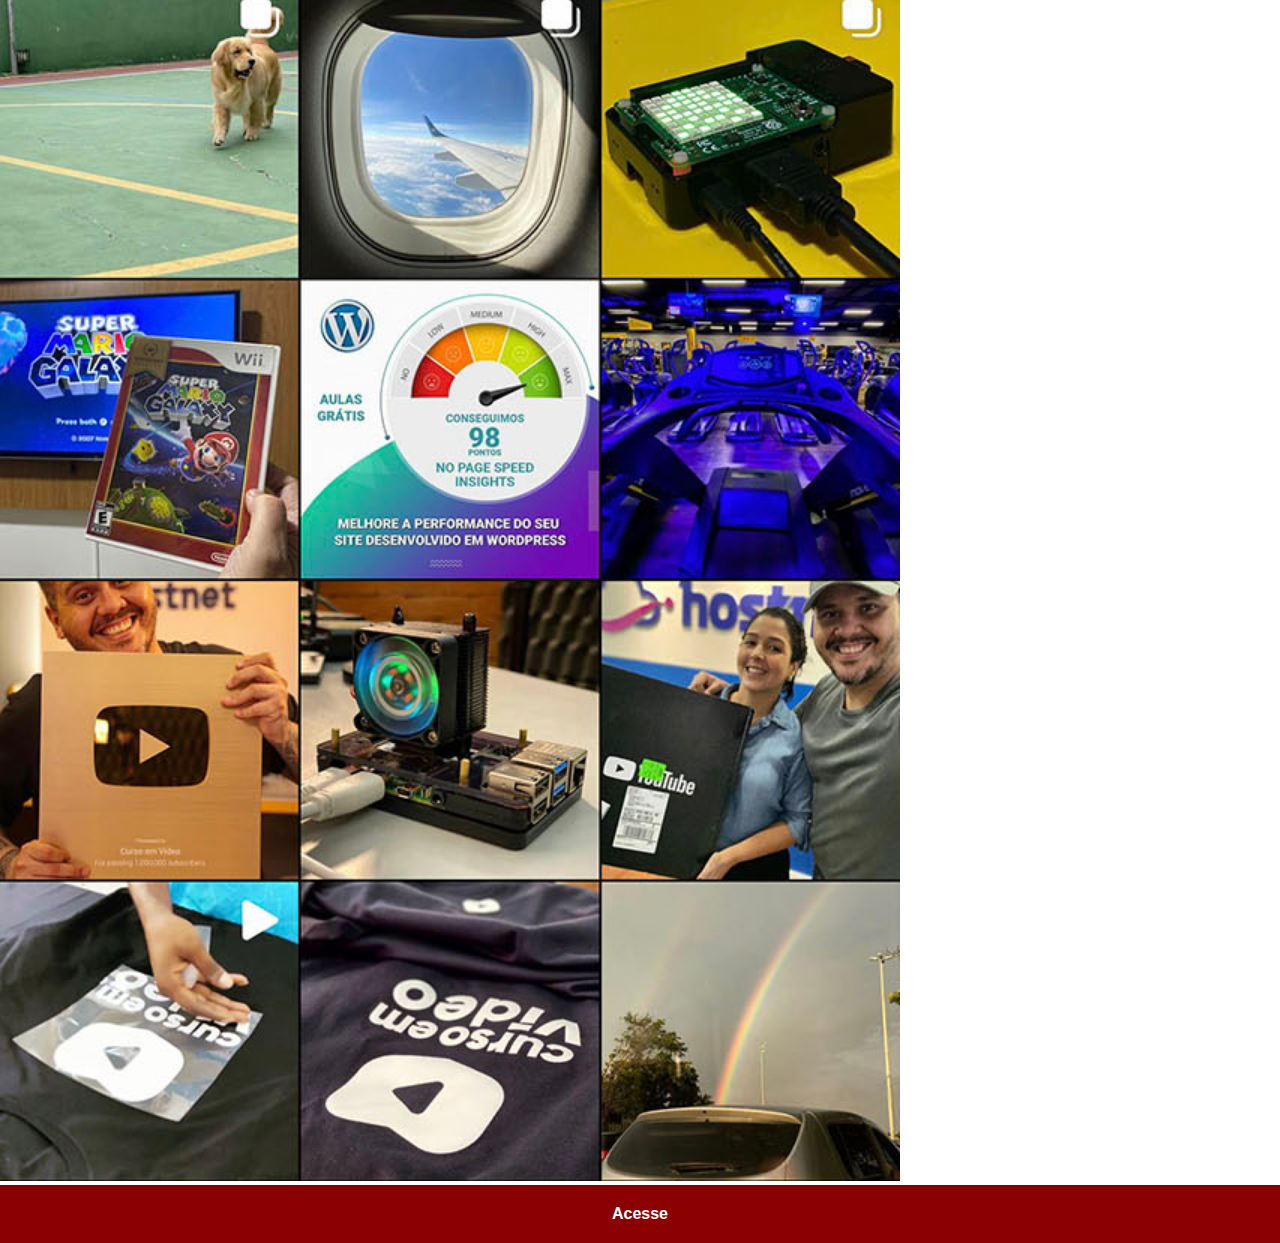
<file: instagram.html>
<!DOCTYPE html>
<html lang="pt-br">
<head>
    <meta charset="UTF-8">
    <meta http-equiv="X-UA-Compatible" content="IE=edge">
    <meta name="viewport" content="width=device-width, initial-scale=1.0">
    <title>Instagram</title>
    <link rel="stylesheet" href="estilos/social.css">
</head>
<body>
    <img src="imagens/tela-instagram.jpg" alt="Instagram">
    <a href="https://www.instagram.com/gustavoguanabara/" target="_blank">Acesse</a>
</body>
</html>
</file>
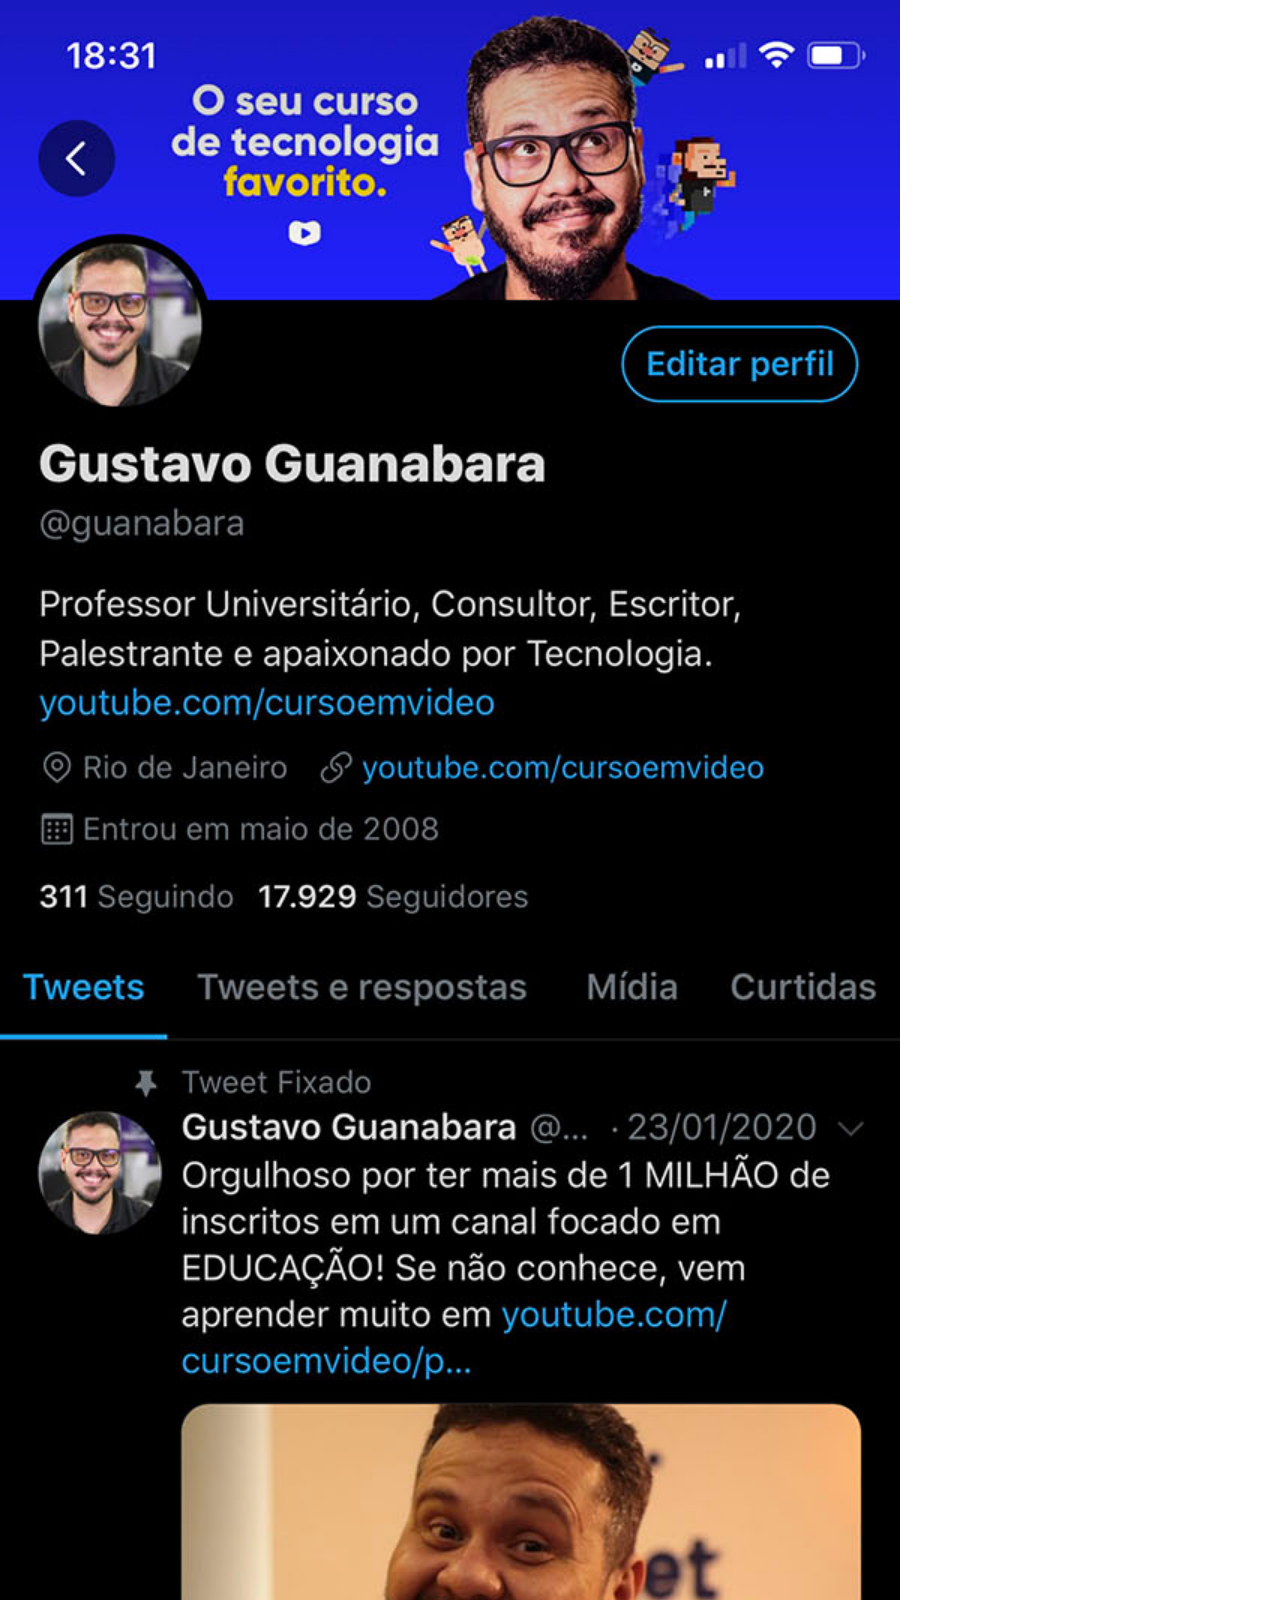
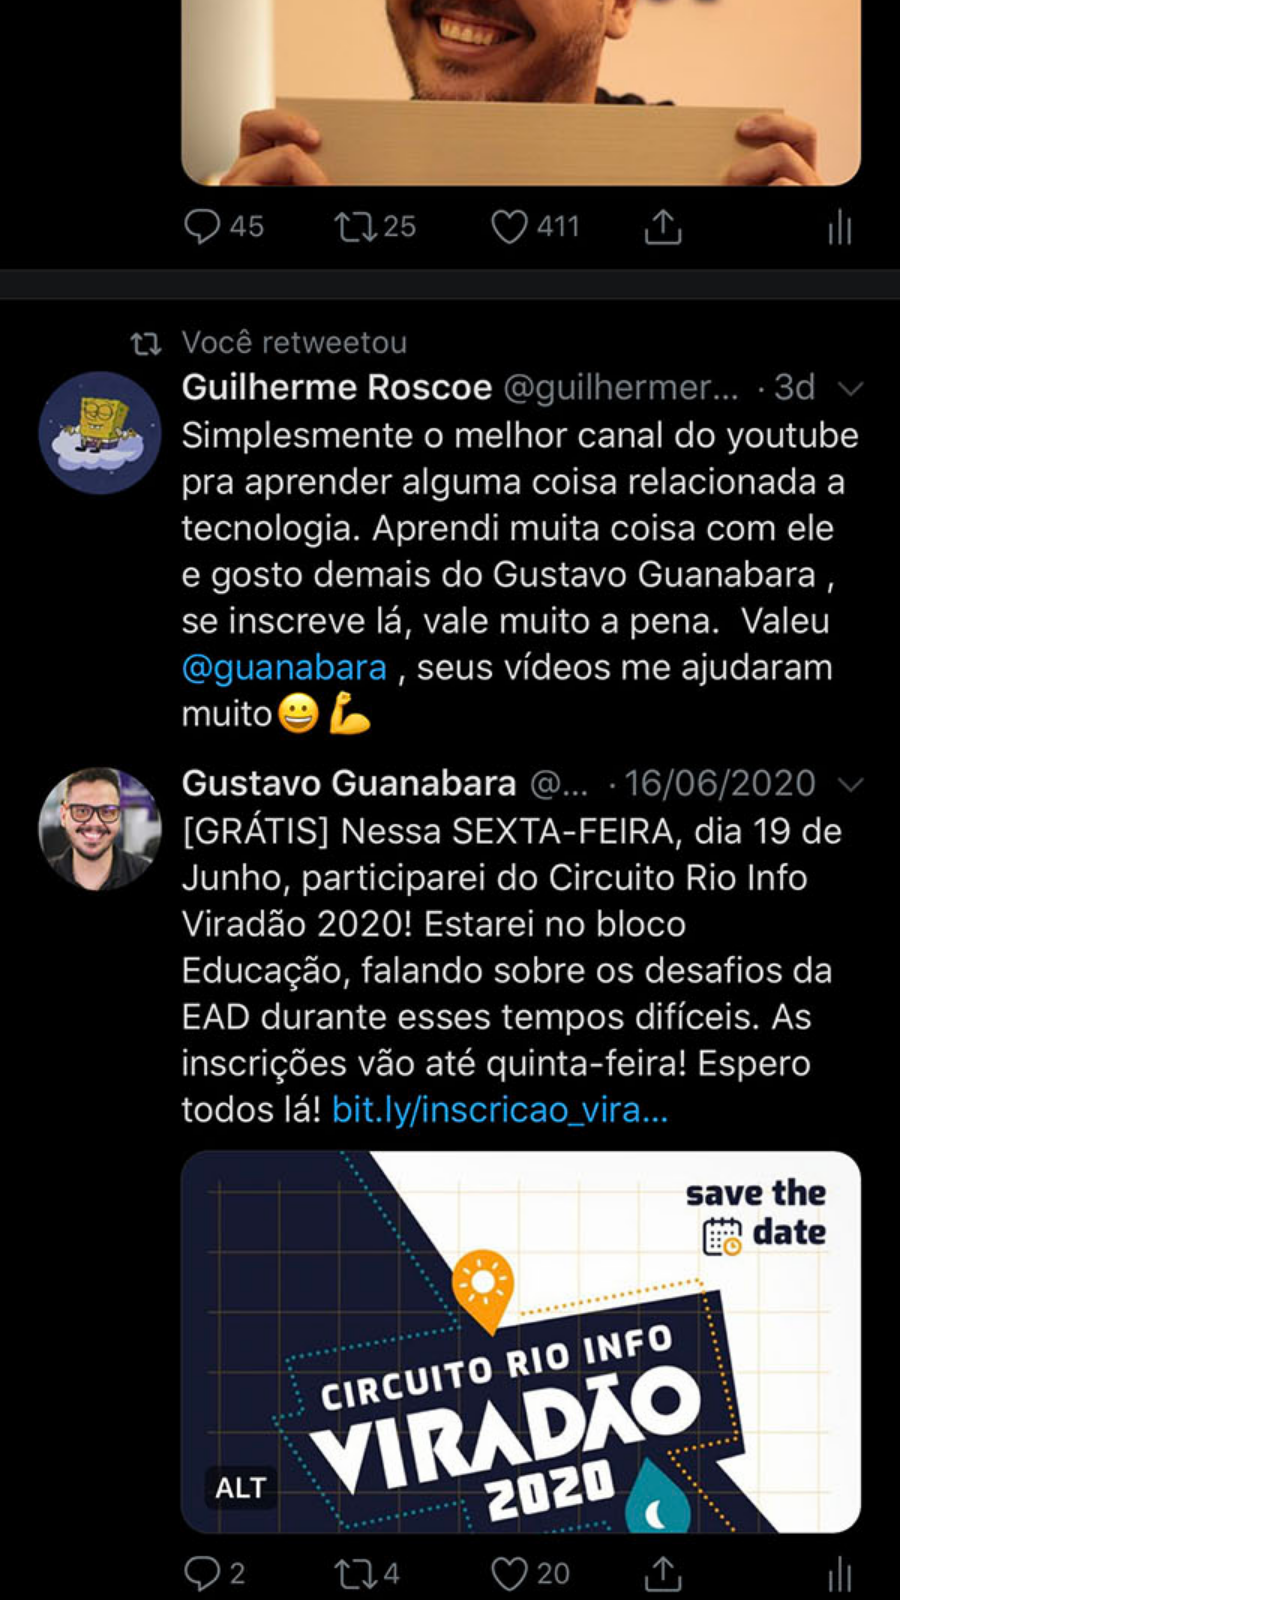
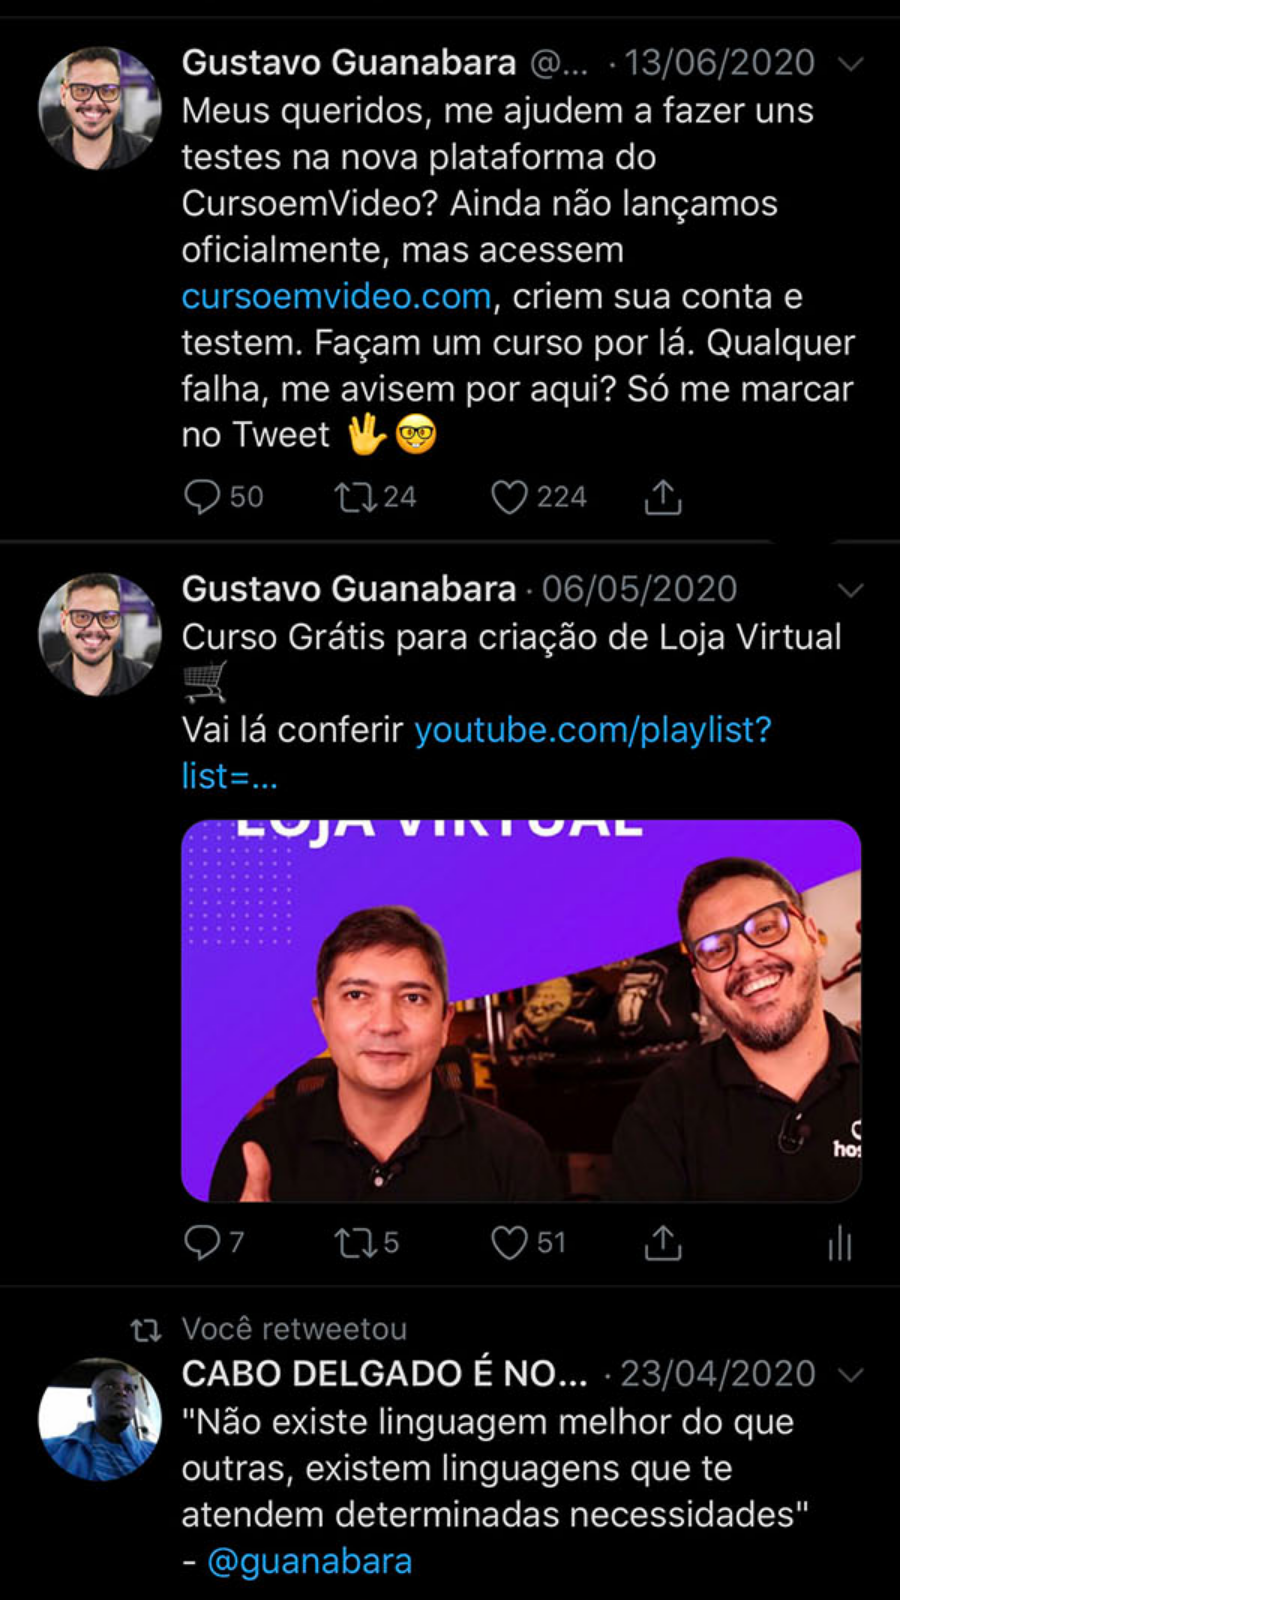
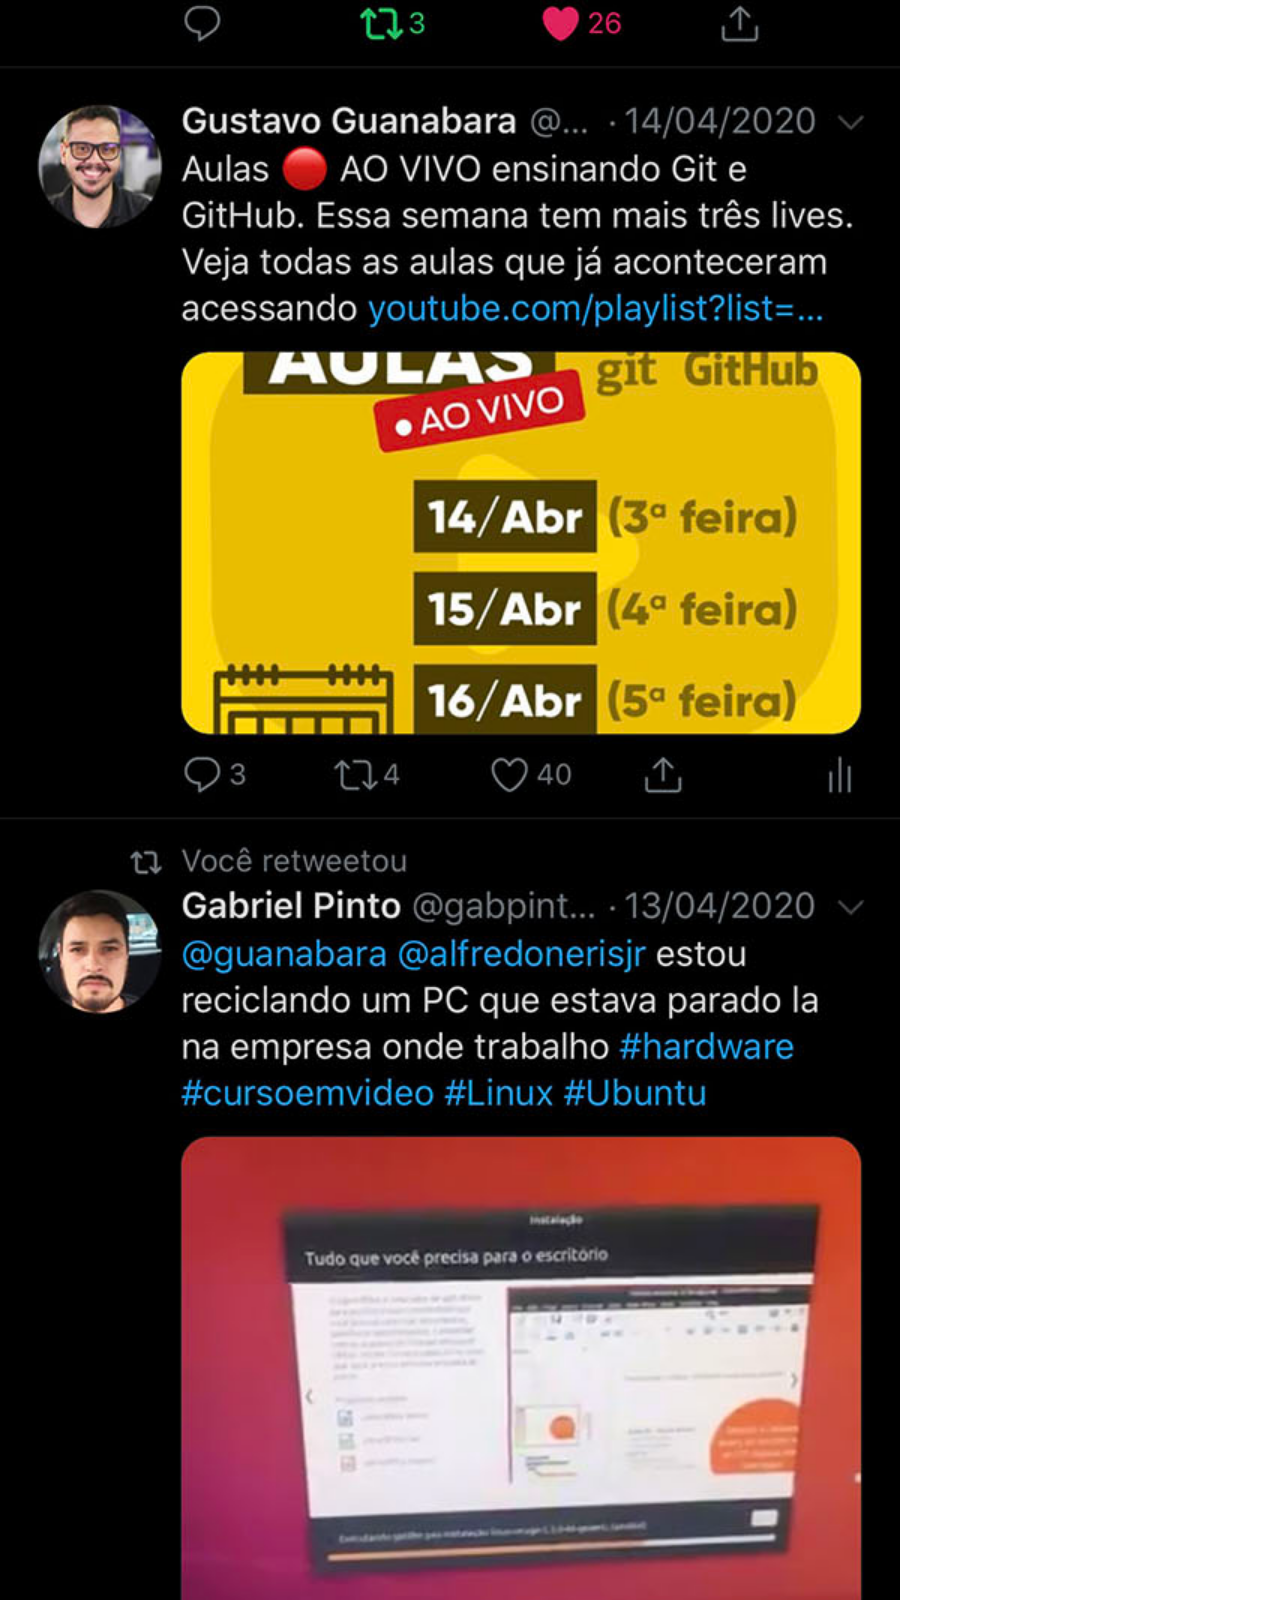
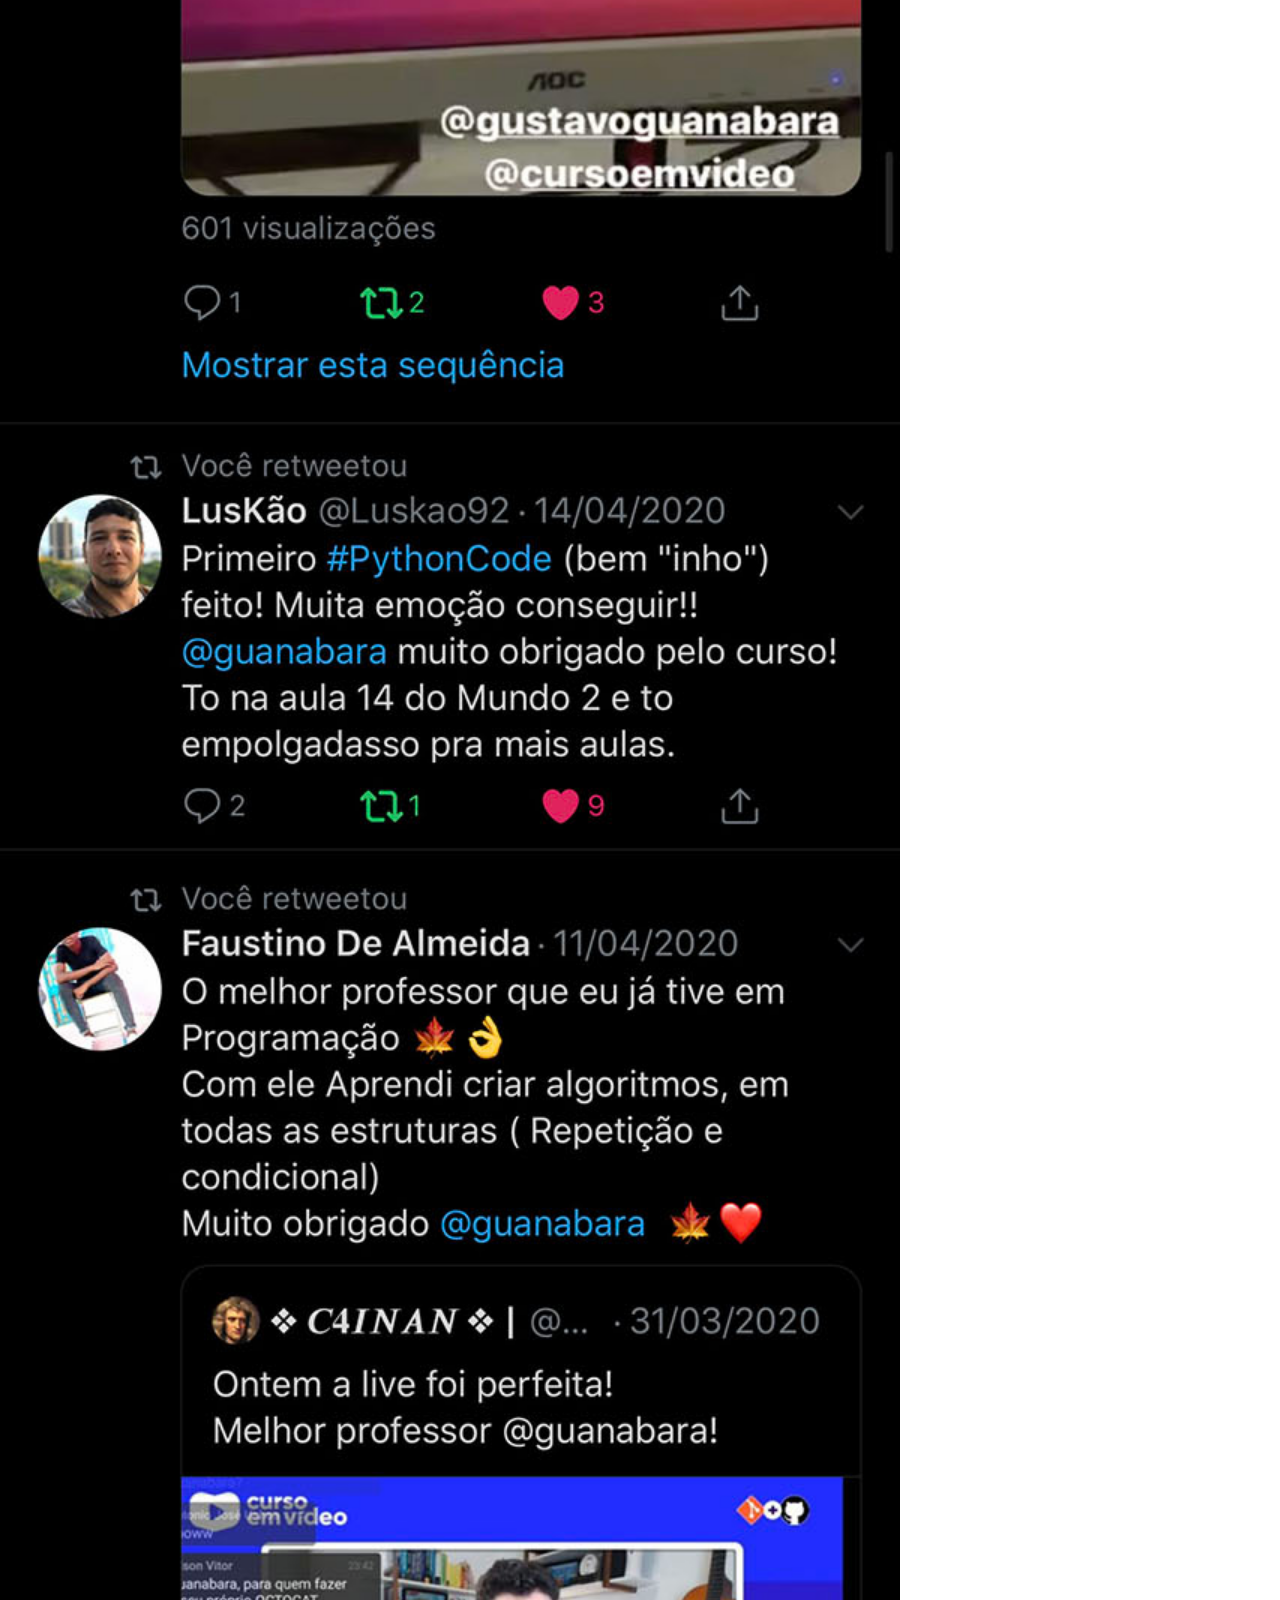
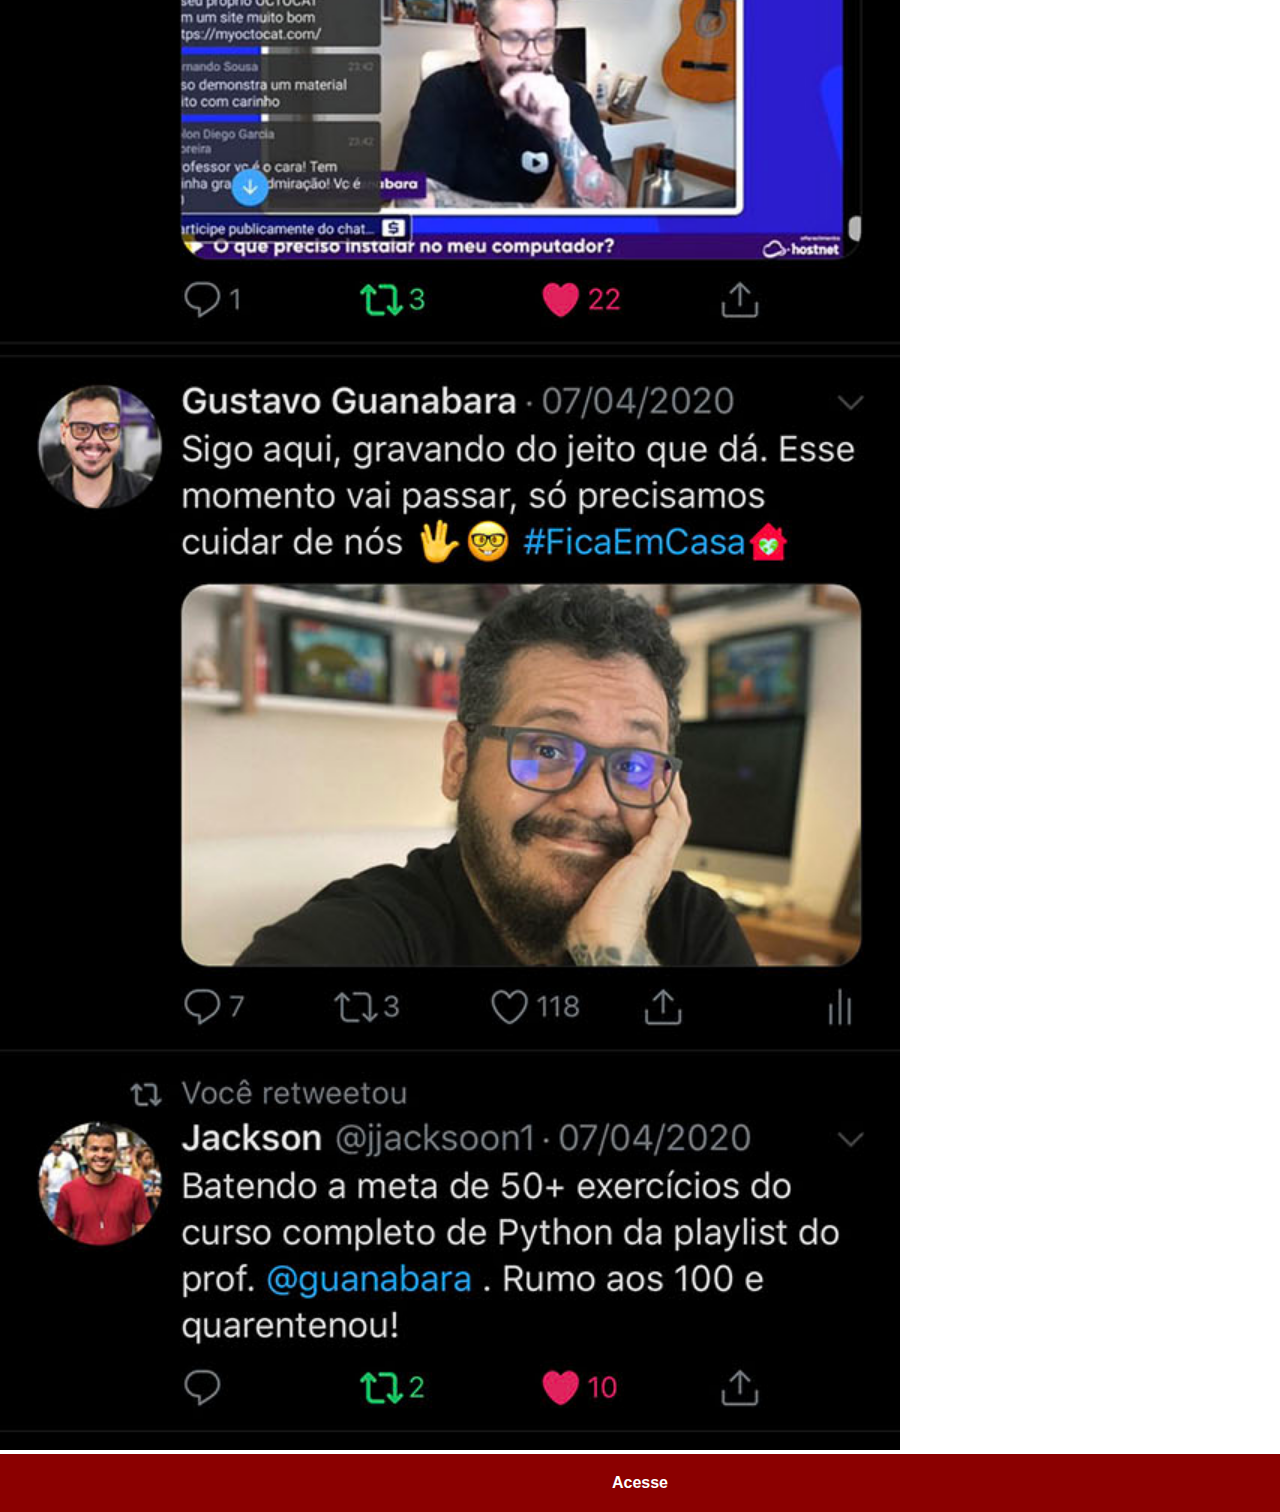
<file: twitter.html>
<!DOCTYPE html>
<html lang="pt-br">
<head>
    <meta charset="UTF-8">
    <meta http-equiv="X-UA-Compatible" content="IE=edge">
    <meta name="viewport" content="width=device-width, initial-scale=1.0">
    <title>Twitter</title>
    <link rel="stylesheet" href="estilos/social.css">
</head>
<body>
    <img src="imagens/tela-twitter.jpg" alt="Twitter">
    <a href="https://twitter.com/guanabara" target="_blank">Acesse</a>
</body>
</html>
</file>
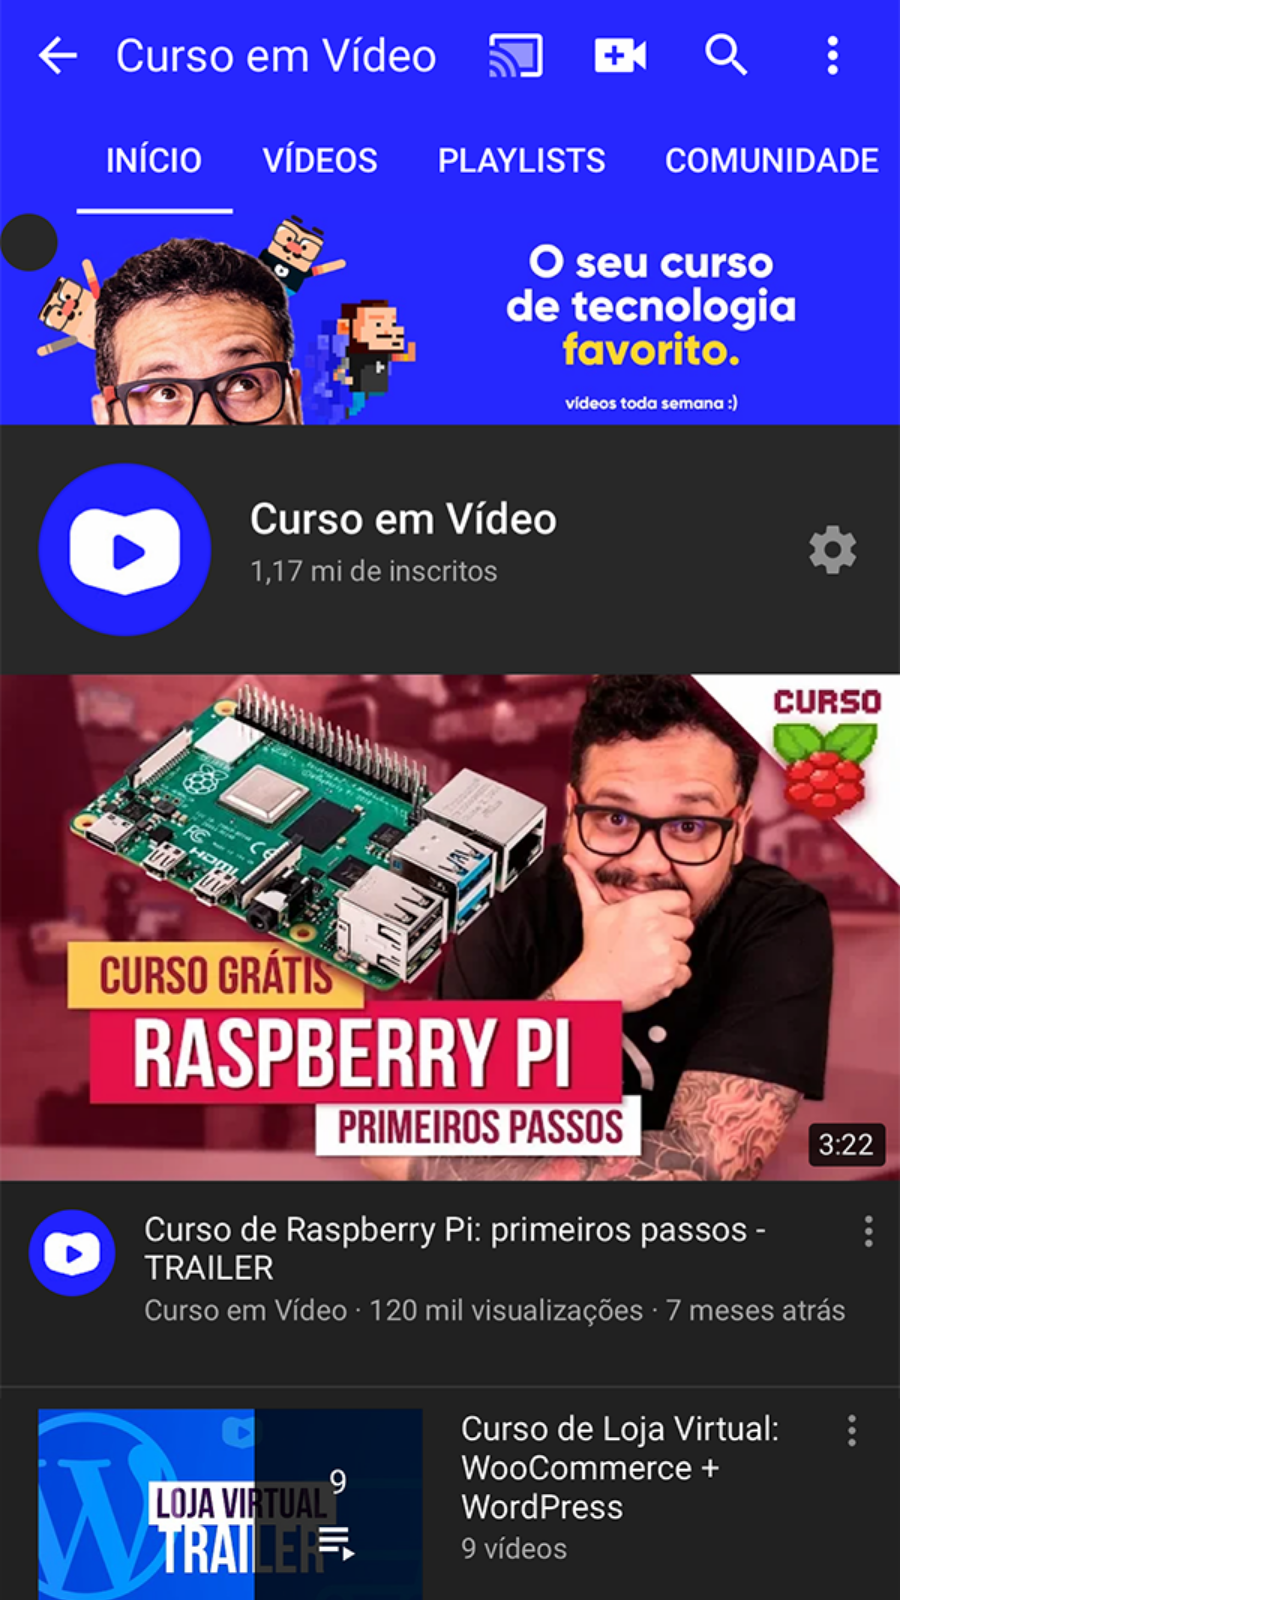
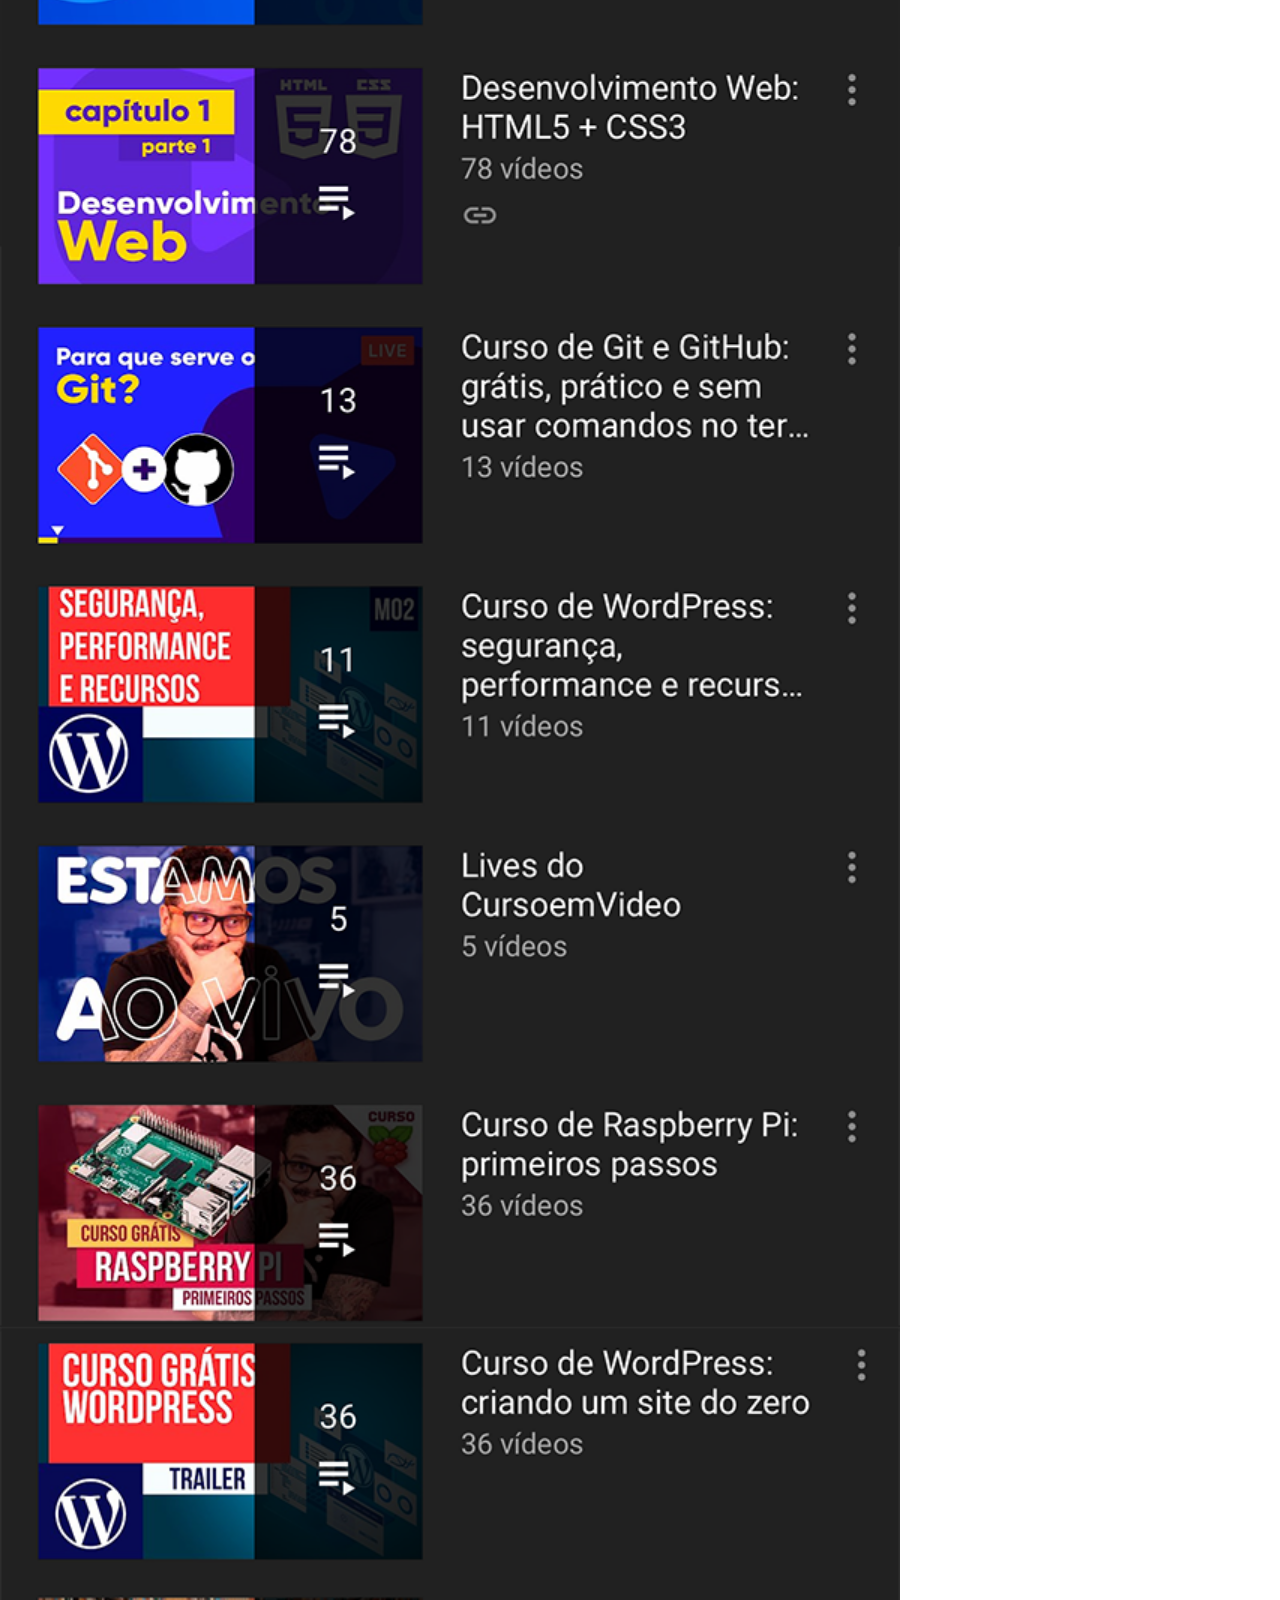
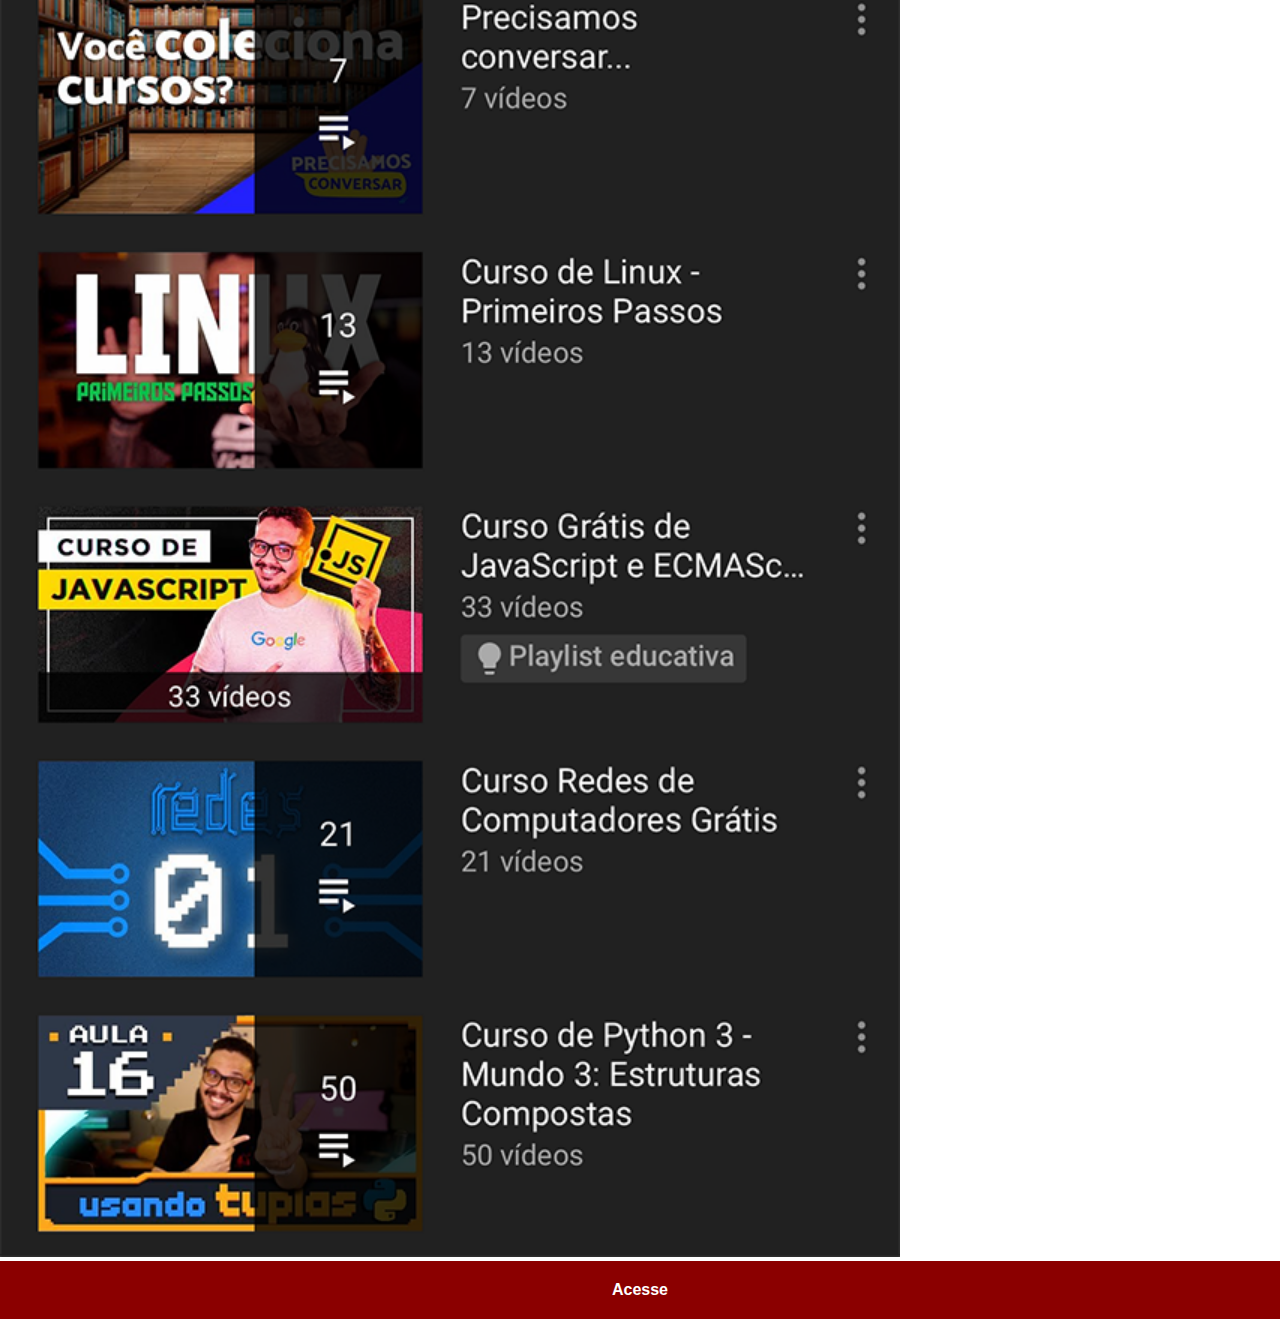
<file: youtube.html>
<!DOCTYPE html>
<html lang="pt-br">
<head>
    <meta charset="UTF-8">
    <meta http-equiv="X-UA-Compatible" content="IE=edge">
    <meta name="viewport" content="width=device-width, initial-scale=1.0">
    <title>Youtube</title>
    <link rel="stylesheet" href="estilos/social.css">
</head>
<body>
    <img src="./imagens/tela-youtube.png" alt="Youtube">
    <a href="https://www.youtube.com/cursoemvideo/playlists" target="_blank">Acesse</a>
</body>
</html>
</file>
<file: estilos/style.css>
@charset "UTF-8";

* {
    margin: 0px;
    padding: 0px;
    font-family: Arial, Helvetica, sans-serif;
}

html, body {
    height: 100vh;
    width: 100vw;
}

body {
    background: url('../imagens/fundo-madeira.jpg') no-repeat top center;
    background-size: cover;
    background-attachment: fixed;
}

main {
    position: relative;
    height: 100vh;
}

section#telefone {
    position: absolute;
    top: 50%;
    left: 50%;
    transform: translate(-50%, -50%);
    height: 627px;
    width: 311px;
    background: url('../imagens/frame-iphone.png') no-repeat;
}

iframe#tela {
    position: relative;
    top: 80px;
    left: 22px;
    width: 267px;
    height: 471px;
}

section#redes-sociais {
    float: right;
    flex-direction: column;
    display: inline-flex;
}

section#redes-sociais img {
    width: 50px;
    margin: 10px;
    border-radius: 50%;
    box-shadow: 2px 2px 5px rgba(0, 0, 0, 0.400);
    box-sizing: border-box;
}

section#redes-sociais img:hover {
    border: 2px solid rgba(255, 255, 255, 0.637);
    transform: translate(-3px, -3px);
    box-shadow: 5px 5px 10px rgba(0, 0, 0, 0.632);
    transition: transform 0.4s, border 0.3s;
}
</file>
<file: estilos/social.css>
@charset "UTF-8";

* {
    margin: 0px;
    padding: 0px;
    font-family: Arial, Helvetica, sans-serif;
}

::-webkit-scrollbar {
    width: 0px;
    height: 0px;
}

img {
    width: 100vh;
}

a {
    display: block;
    background-color: darkred;
    color: white;
    padding: 20px;
    text-align: center;
    font-weight: bolder;
    text-decoration: none;
}

a:hover {
    background-color: red;
}
</file>
